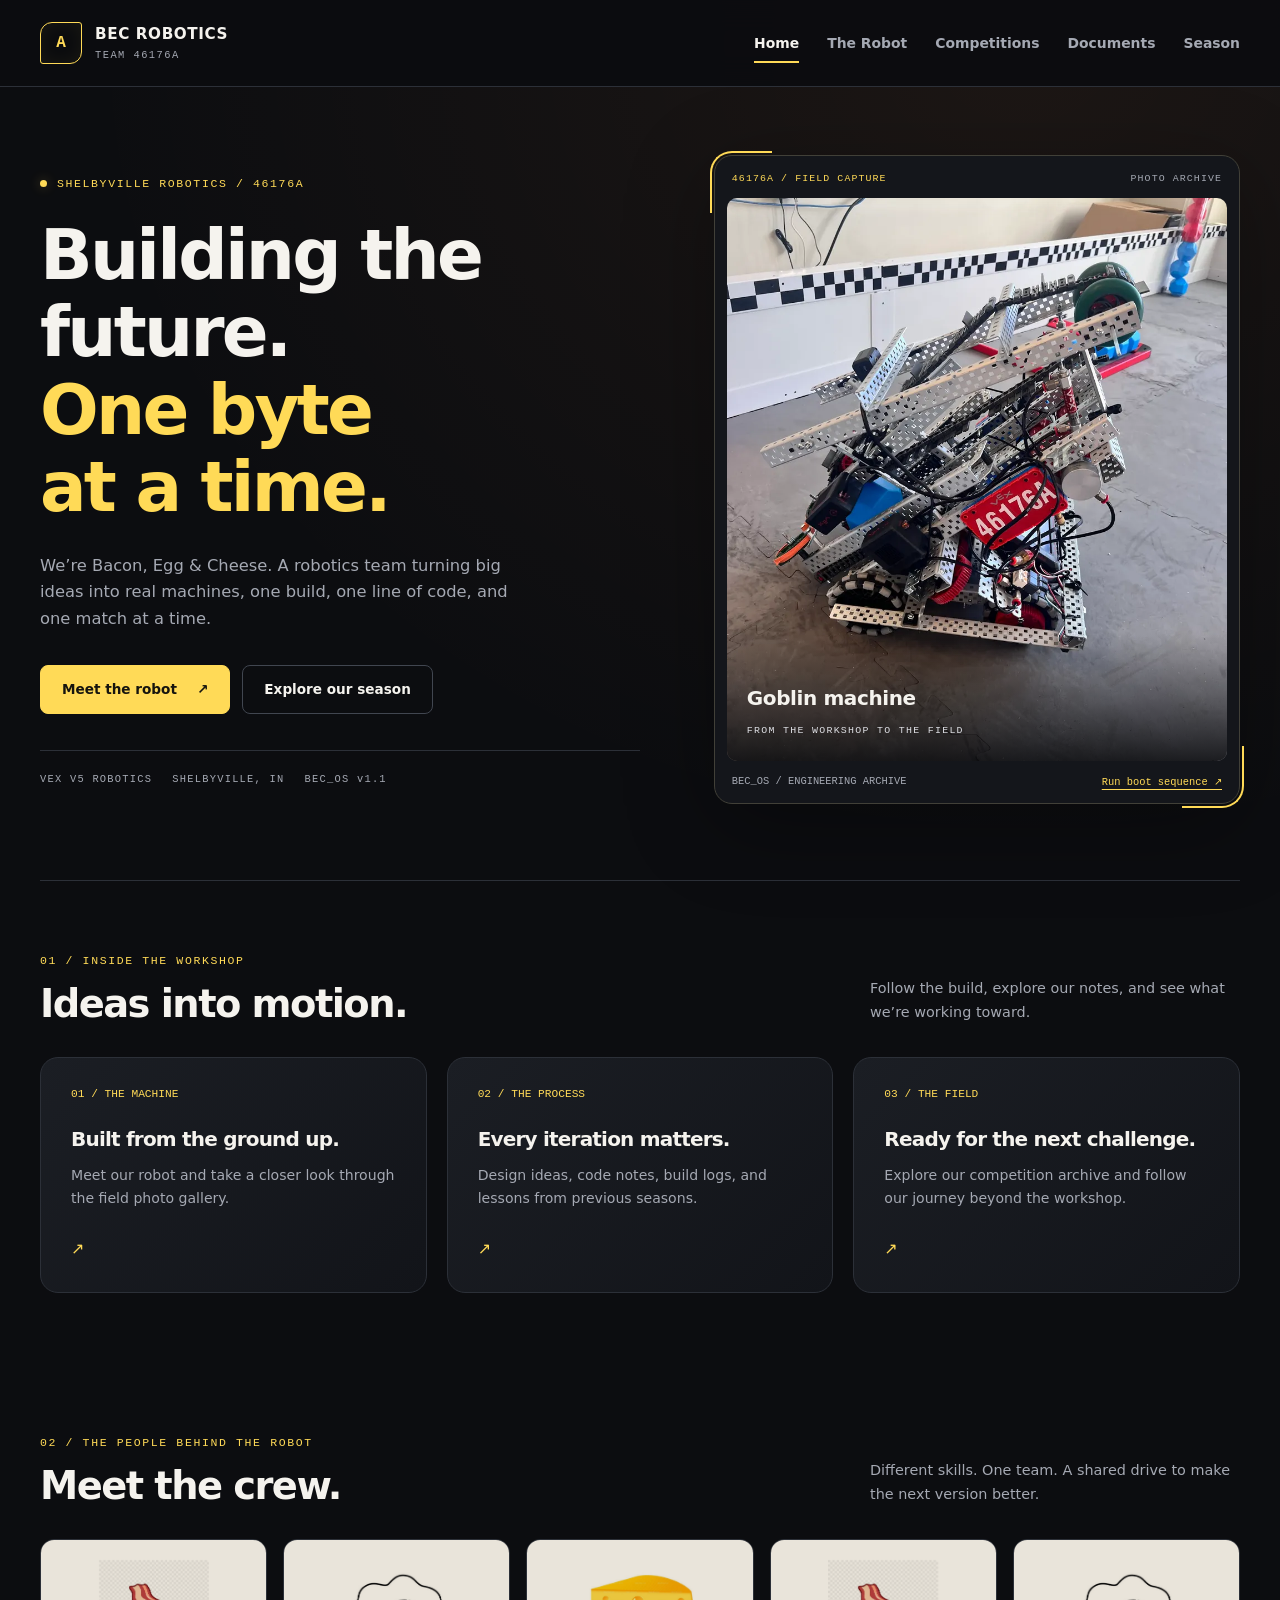
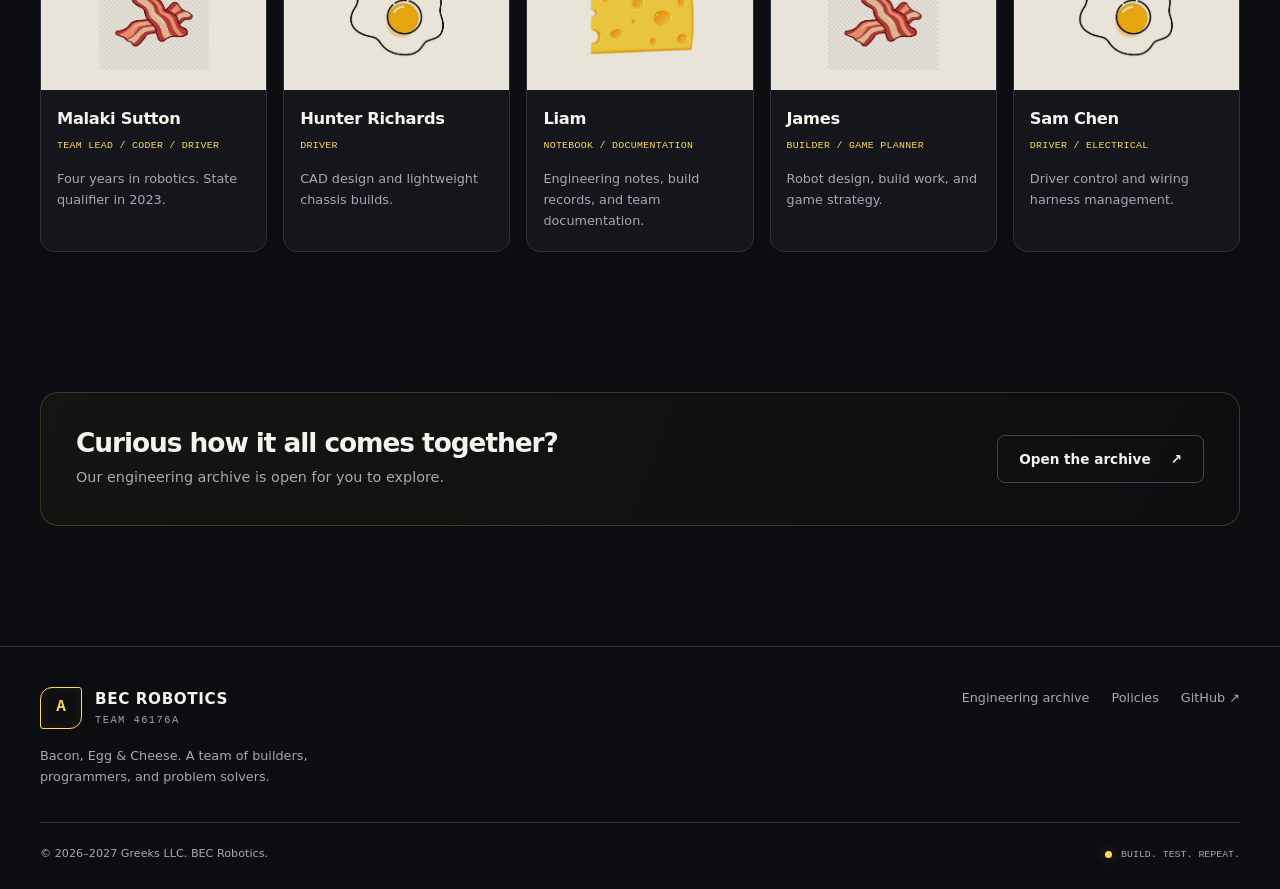
<file: index.html>
<!DOCTYPE html>
<html lang="en">
<head>
    <meta charset="UTF-8">
    <meta name="viewport" content="width=device-width, initial-scale=1.0">
    <meta name="description" content="Meet BEC Robotics, team 46176A. Explore our robot, engineering archive, competitions, and season plans.">
    <meta name="theme-color" content="#0c0d10">
    <title>Home | BEC Robotics 46176A</title>
    <link rel="icon" href="assets/favicon.svg" type="image/svg+xml">
    <link rel="stylesheet" href="style.css?v=1.1.0">
    <script data-cfasync="false" src="script.js?v=1.1.0" defer></script>
</head>
<body>
    <a href="#content" class="skip-link">Skip to content</a>
    <header class="site-header">
        <nav class="navbar container" aria-label="Main navigation">
            <a class="logo" href="index.html" aria-label="BEC Robotics home"><span class="logo-mark" aria-hidden="true">A</span><span class="logo-text">BEC ROBOTICS<small>TEAM 46176A</small></span></a>
            <button class="menu-toggle" type="button" aria-expanded="false" aria-controls="nav-links"><span class="menu-icon" aria-hidden="true"></span> Menu</button>
            <ul id="nav-links" class="nav-links"><li><a href="index.html" aria-current="page">Home</a></li><li><a href="robot.html">The Robot</a></li><li><a href="comp.html">Competitions</a></li><li><a href="docs.html">Documents</a></li><li><a href="season.html">Season</a></li></ul>
        </nav>
    </header>
    <main id="content" class="container" tabindex="-1">

        <section class="hero page-enter" aria-labelledby="home-title">
            <div class="hero-copy">
                <div class="eyebrow"><span class="status-dot" aria-hidden="true"></span>SHELBYVILLE ROBOTICS / 46176A</div>
                <h1 id="home-title">Building the future.<br><span>One byte<br>at a time.</span></h1>
                <p>We’re Bacon, Egg &amp; Cheese. A robotics team turning big ideas into real machines, one build, one line of code, and one match at a time.</p>
                <div class="hero-actions"><a href="robot.html" class="button">Meet the robot <span aria-hidden="true">↗</span></a><a href="season.html" class="button secondary">Explore our season</a></div>
                <div class="hero-meta"><span>VEX V5 ROBOTICS</span><span>SHELBYVILLE, IN</span><span>BEC_OS v1.1</span></div>
            </div>
            <div class="robot-frame">
        <div class="frame-top"><span>46176A / FIELD CAPTURE</span><span>PHOTO ARCHIVE</span></div>
        <div class="frame-image"><img src="assets/robot-side.webp" alt="Goblin machine robot on the VEX competition field" width="900" height="1200" fetchpriority="high"><div class="scan-line" aria-hidden="true"></div><div class="frame-caption"><strong>Goblin machine</strong><span>FROM THE WORKSHOP TO THE FIELD</span></div></div>
        <div class="frame-bottom"><span>BEC_OS / ENGINEERING ARCHIVE</span><button id="boot-trigger" type="button" hidden>Run boot sequence ↗</button></div>
    </div>
        </section>
        <section class="section divider" aria-labelledby="workshop-title">
            <div class="section-heading" data-reveal><div><div class="eyebrow">01 / INSIDE THE WORKSHOP</div><h2 id="workshop-title">Ideas into motion.</h2></div><p>Follow the build, explore our notes, and see what we’re working toward.</p></div>
            <div class="feature-grid">
                <a href="robot.html" class="feature-card" data-reveal="0"><span class="card-number">01 / THE MACHINE</span><h3>Built from the ground up.</h3><p>Meet our robot and take a closer look through the field photo gallery.</p><span class="card-arrow" aria-hidden="true">↗</span></a>
                <a href="docs.html" class="feature-card" data-reveal="70"><span class="card-number">02 / THE PROCESS</span><h3>Every iteration matters.</h3><p>Design ideas, code notes, build logs, and lessons from previous seasons.</p><span class="card-arrow" aria-hidden="true">↗</span></a>
                <a href="comp.html" class="feature-card" data-reveal="140"><span class="card-number">03 / THE FIELD</span><h3>Ready for the next challenge.</h3><p>Explore our competition archive and follow our journey beyond the workshop.</p><span class="card-arrow" aria-hidden="true">↗</span></a>
            </div>
        </section>
        <section id="team" class="section" aria-labelledby="team-title">
            <div class="section-heading" data-reveal><div><div class="eyebrow">02 / THE PEOPLE BEHIND THE ROBOT</div><h2 id="team-title">Meet the crew.</h2></div><p>Different skills. One team. A shared drive to make the next version better.</p></div>
            <div class="team-grid"><article class="member-card" data-reveal="0"><div class="member-image"><img src="docs/photos/IMG_0018.jpeg" alt="Bacon illustration" width="110" height="110" loading="lazy"></div><div class="member-info"><h3>Malaki Sutton</h3><p class="role">Team lead / Coder / Driver</p><p class="bio">Four years in robotics. State qualifier in 2023.</p></div></article>
<article class="member-card" data-reveal="50"><div class="member-image"><img src="docs/photos/IMG_0019.jpeg" alt="Egg illustration" width="110" height="110" loading="lazy"></div><div class="member-info"><h3>Hunter Richards</h3><p class="role">Driver</p><p class="bio">CAD design and lightweight chassis builds.</p></div></article>
<article class="member-card" data-reveal="100"><div class="member-image"><img src="docs/photos/IMG_0020.jpeg" alt="Cheese illustration" width="110" height="110" loading="lazy"></div><div class="member-info"><h3>Liam</h3><p class="role">Notebook / Documentation</p><p class="bio">Engineering notes, build records, and team documentation.</p></div></article>
<article class="member-card" data-reveal="150"><div class="member-image"><img src="docs/photos/IMG_0018.jpeg" alt="Bacon illustration" width="110" height="110" loading="lazy"></div><div class="member-info"><h3>James</h3><p class="role">Builder / Game planner</p><p class="bio">Robot design, build work, and game strategy.</p></div></article>
<article class="member-card" data-reveal="200"><div class="member-image"><img src="docs/photos/IMG_0019.jpeg" alt="Egg illustration" width="110" height="110" loading="lazy"></div><div class="member-info"><h3>Sam Chen</h3><p class="role">Driver / Electrical</p><p class="bio">Driver control and wiring harness management.</p></div></article></div>
        </section>
        <section class="section"><div class="workshop-banner" data-reveal><div><h2>Curious how it all comes together?</h2><p>Our engineering archive is open for you to explore.</p></div><a class="button secondary" href="docs.html">Open the archive <span aria-hidden="true">↗</span></a></div></section>

    </main>

    <dialog id="boot-dialog" class="boot-dialog" aria-labelledby="boot-title">
        <div class="modal-top"><h2 id="boot-title">BEC_OS / Order up.</h2><button class="icon-button" data-close type="button" aria-label="Close boot sequence">×</button></div>
        <div class="boot-body"><div class="terminal-lines"><p class="boot-line"><b>&gt;</b> Initializing team 46176A…</p><p class="boot-line" style="--delay: 300ms"><b>&gt;</b> Loading engineering archive…</p><p class="boot-line" style="--delay: 600ms"><b>&gt;</b> Bacon. Egg. Cheese. Ready.</p><p class="boot-line" style="--delay: 900ms"><b>&gt; All systems go. Let’s build.</b></p></div><button class="button" data-close type="button">Back to the workshop <span aria-hidden="true">↗</span></button></div>
    </dialog>
    <footer class="site-footer">
        <div class="container">
            <div class="footer-top">
                <div><a class="logo" href="index.html" aria-label="BEC Robotics home"><span class="logo-mark" aria-hidden="true">A</span><span class="logo-text">BEC ROBOTICS<small>TEAM 46176A</small></span></a><p>Bacon, Egg &amp; Cheese. A team of builders, programmers, and problem solvers.</p></div>
                <div class="footer-links"><a href="docs.html">Engineering archive</a><a href="Legal/index.html">Policies</a><a href="https://github.com/Shelbyville-Robotics/46176A" target="_blank" rel="noopener noreferrer">GitHub <span aria-hidden="true">↗</span></a></div>
            </div>
            <div class="footer-bottom"><p>&copy; 2026–2027 Greeks LLC. BEC Robotics.</p><span class="footer-status"><span class="status-dot" aria-hidden="true"></span>BUILD. TEST. REPEAT.</span></div>
        </div>
    </footer>
</body>
</html>
</file>
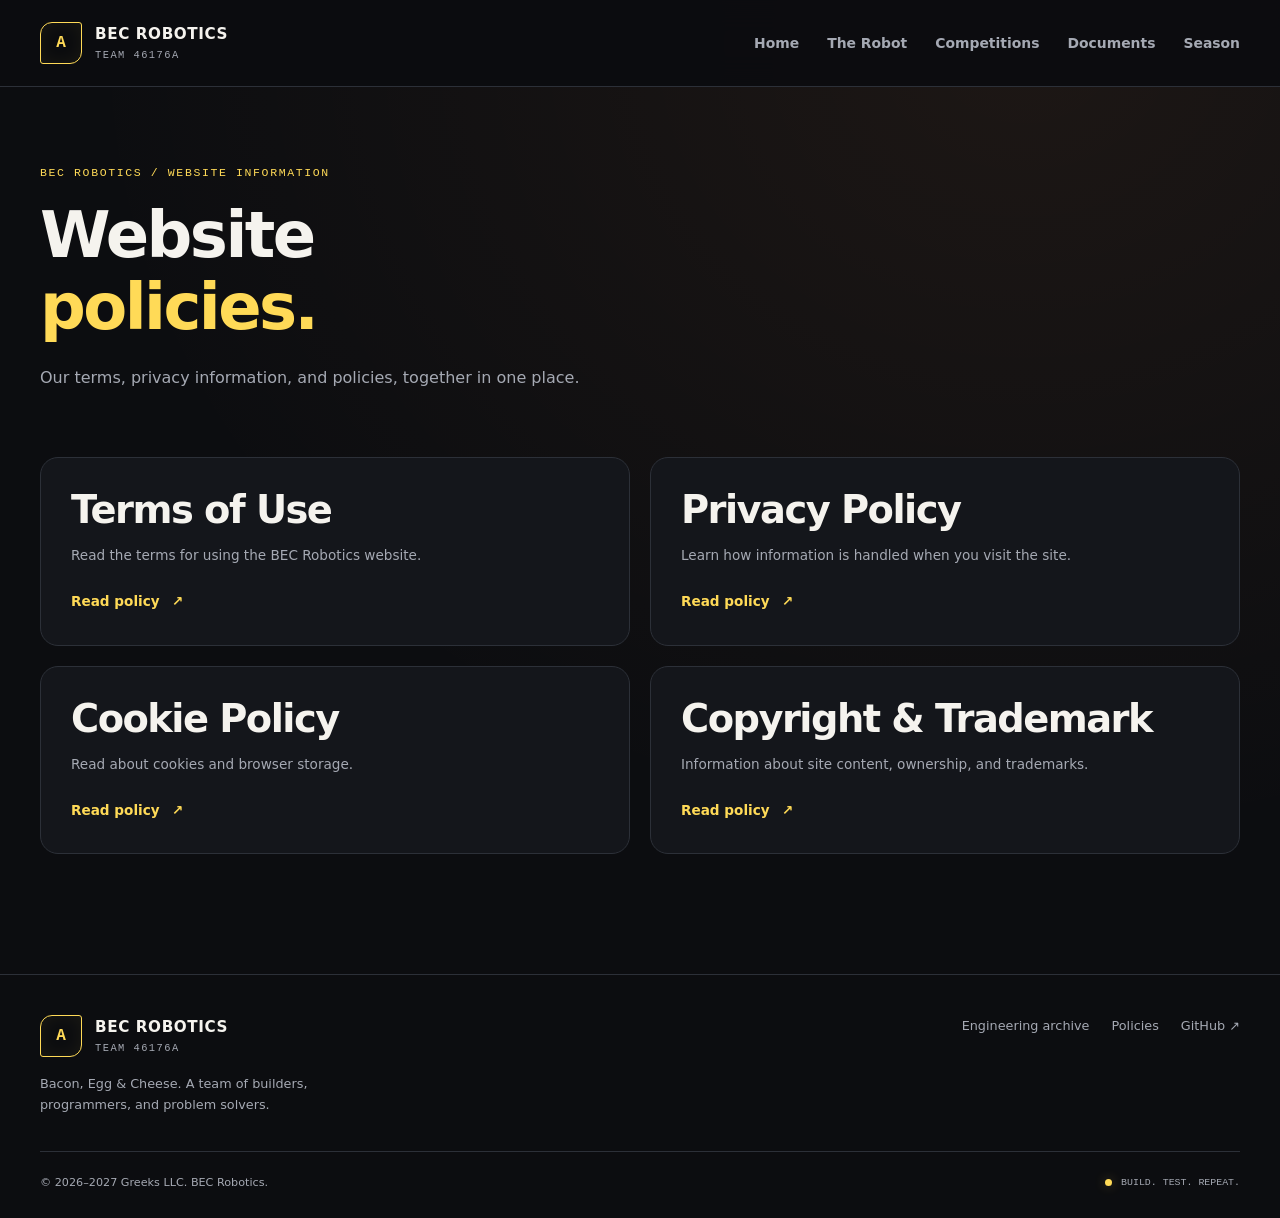
<file: Legal/index.html>
<!DOCTYPE html>
<html lang="en">
<head>
    <meta charset="UTF-8">
    <meta name="viewport" content="width=device-width, initial-scale=1.0">
    <meta name="description" content="Read the BEC Robotics website terms, privacy policy, cookie policy, and copyright information.">
    <meta name="theme-color" content="#0c0d10">
    <title>Website Policies | BEC Robotics 46176A</title>
    <link rel="icon" href="../assets/favicon.svg" type="image/svg+xml">
    <link rel="stylesheet" href="../style.css?v=1.1.0">
    <script data-cfasync="false" src="../script.js?v=1.1.0" defer></script>
</head>
<body>
    <a href="#content" class="skip-link">Skip to content</a>
    <header class="site-header">
        <nav class="navbar container" aria-label="Main navigation">
            <a class="logo" href="../index.html" aria-label="BEC Robotics home"><span class="logo-mark" aria-hidden="true">A</span><span class="logo-text">BEC ROBOTICS<small>TEAM 46176A</small></span></a>
            <button class="menu-toggle" type="button" aria-expanded="false" aria-controls="nav-links"><span class="menu-icon" aria-hidden="true"></span> Menu</button>
            <ul id="nav-links" class="nav-links"><li><a href="../index.html">Home</a></li><li><a href="../robot.html">The Robot</a></li><li><a href="../comp.html">Competitions</a></li><li><a href="../docs.html">Documents</a></li><li><a href="../season.html">Season</a></li></ul>
        </nav>
    </header>
    <main id="content" class="container" tabindex="-1">

        <section class="page-hero page-enter"><div class="eyebrow">BEC ROBOTICS / WEBSITE INFORMATION</div><h1>Website<br><span>policies.</span></h1><p>Our terms, privacy information, and policies, together in one place.</p></section>
        <section class="section policy-grid" style="padding-top: 20px" aria-label="Website policy documents"><a class="policy-card" href="Terms-of-Use.txt" data-reveal><h2>Terms of Use</h2><p>Read the terms for using the BEC Robotics website.</p><span class="text-link">Read policy <span aria-hidden="true">↗</span></span></a>
<a class="policy-card" href="Privacy-Policy.txt" data-reveal><h2>Privacy Policy</h2><p>Learn how information is handled when you visit the site.</p><span class="text-link">Read policy <span aria-hidden="true">↗</span></span></a>
<a class="policy-card" href="Cookie-Policy.txt" data-reveal><h2>Cookie Policy</h2><p>Read about cookies and browser storage.</p><span class="text-link">Read policy <span aria-hidden="true">↗</span></span></a>
<a class="policy-card" href="Copyright-%26-Trademark.txt" data-reveal><h2>Copyright &amp; Trademark</h2><p>Information about site content, ownership, and trademarks.</p><span class="text-link">Read policy <span aria-hidden="true">↗</span></span></a></section>
    </main>

    <footer class="site-footer">
        <div class="container">
            <div class="footer-top">
                <div><a class="logo" href="../index.html" aria-label="BEC Robotics home"><span class="logo-mark" aria-hidden="true">A</span><span class="logo-text">BEC ROBOTICS<small>TEAM 46176A</small></span></a><p>Bacon, Egg &amp; Cheese. A team of builders, programmers, and problem solvers.</p></div>
                <div class="footer-links"><a href="../docs.html">Engineering archive</a><a href="../Legal/index.html">Policies</a><a href="https://github.com/Shelbyville-Robotics/46176A" target="_blank" rel="noopener noreferrer">GitHub <span aria-hidden="true">↗</span></a></div>
            </div>
            <div class="footer-bottom"><p>&copy; 2026–2027 Greeks LLC. BEC Robotics.</p><span class="footer-status"><span class="status-dot" aria-hidden="true"></span>BUILD. TEST. REPEAT.</span></div>
        </div>
    </footer>
</body>
</html>
</file>
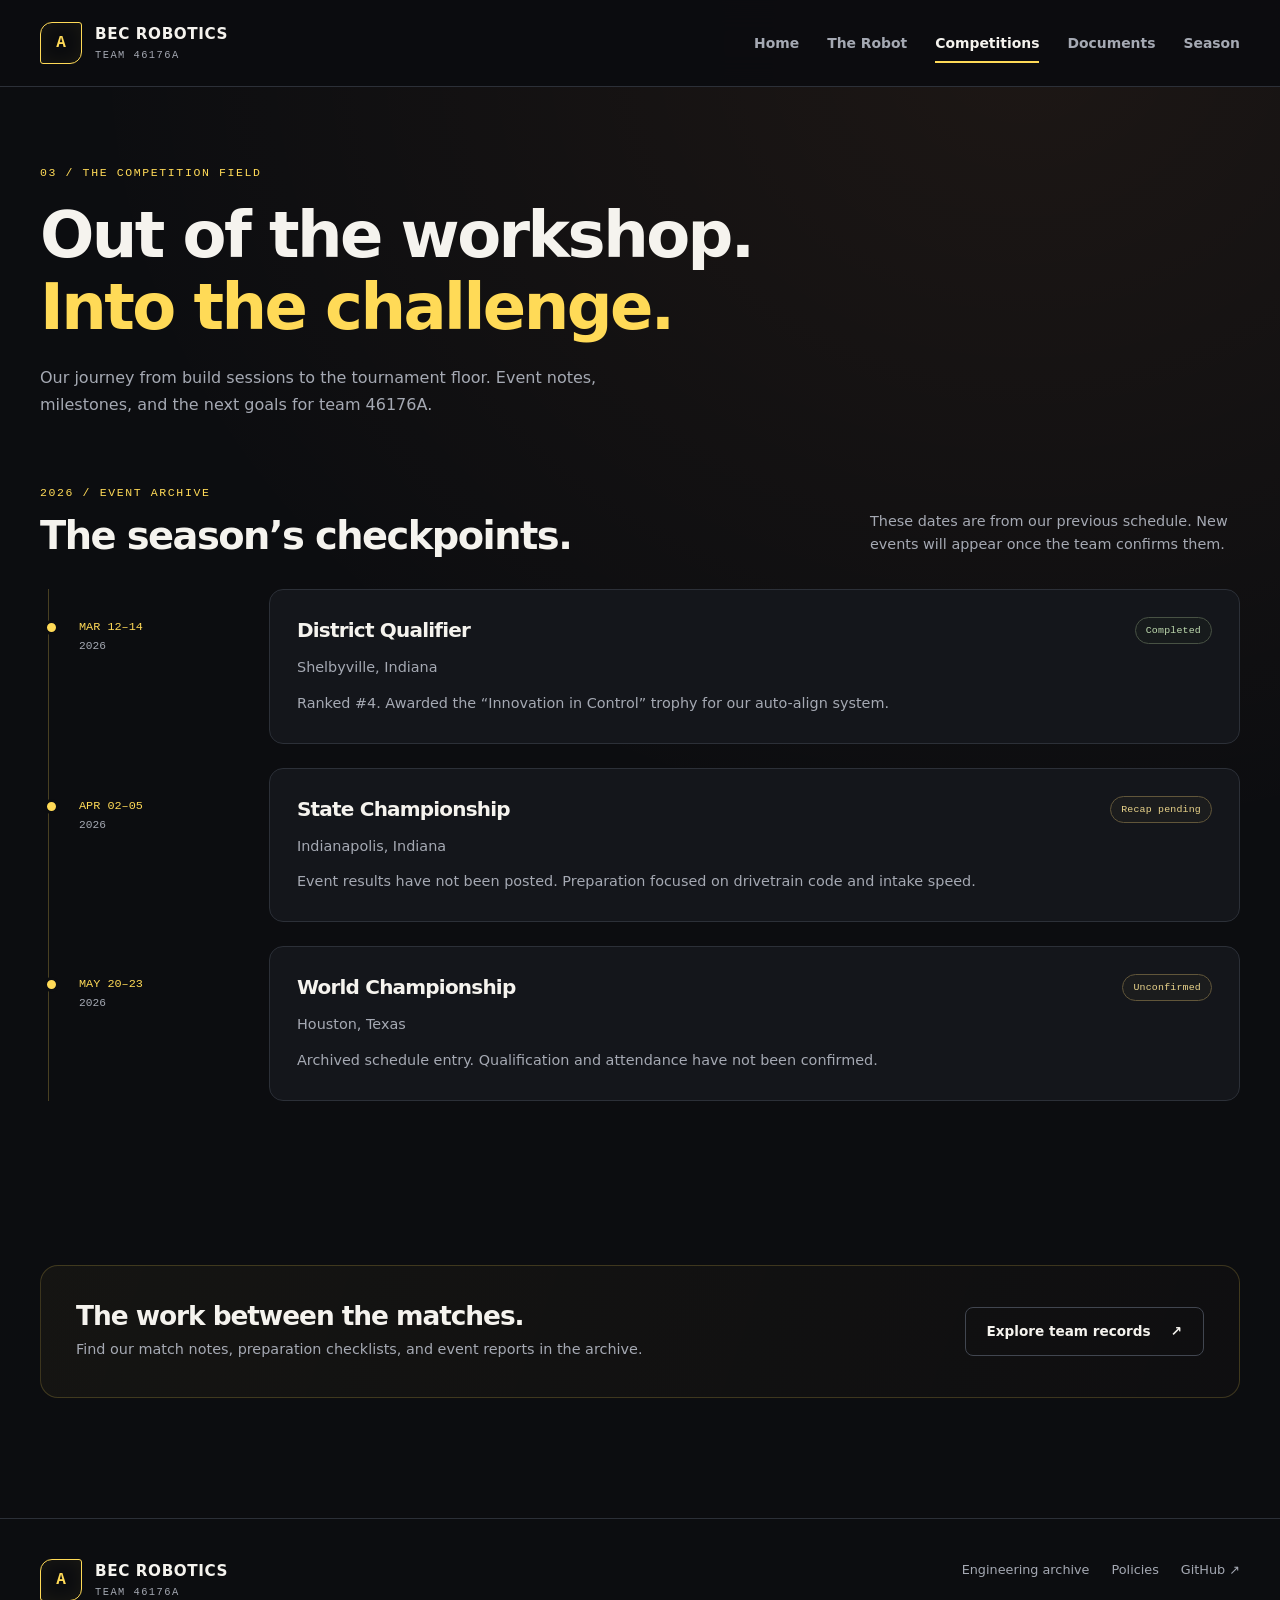
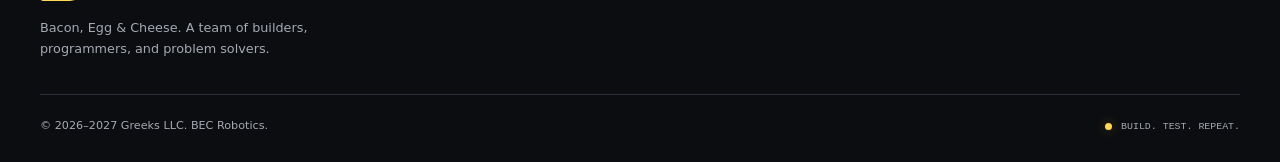
<file: comp.html>
<!DOCTYPE html>
<html lang="en">
<head>
    <meta charset="UTF-8">
    <meta name="viewport" content="width=device-width, initial-scale=1.0">
    <meta name="description" content="Browse the BEC Robotics 2026 competition archive and team event notes.">
    <meta name="theme-color" content="#0c0d10">
    <title>Competitions | BEC Robotics 46176A</title>
    <link rel="icon" href="assets/favicon.svg" type="image/svg+xml">
    <link rel="stylesheet" href="style.css?v=1.1.0">
    <script data-cfasync="false" src="script.js?v=1.1.0" defer></script>
</head>
<body>
    <a href="#content" class="skip-link">Skip to content</a>
    <header class="site-header">
        <nav class="navbar container" aria-label="Main navigation">
            <a class="logo" href="index.html" aria-label="BEC Robotics home"><span class="logo-mark" aria-hidden="true">A</span><span class="logo-text">BEC ROBOTICS<small>TEAM 46176A</small></span></a>
            <button class="menu-toggle" type="button" aria-expanded="false" aria-controls="nav-links"><span class="menu-icon" aria-hidden="true"></span> Menu</button>
            <ul id="nav-links" class="nav-links"><li><a href="index.html">Home</a></li><li><a href="robot.html">The Robot</a></li><li><a href="comp.html" aria-current="page">Competitions</a></li><li><a href="docs.html">Documents</a></li><li><a href="season.html">Season</a></li></ul>
        </nav>
    </header>
    <main id="content" class="container" tabindex="-1">

        <section class="page-hero page-enter"><div class="eyebrow">03 / THE COMPETITION FIELD</div><h1>Out of the workshop.<br><span>Into the challenge.</span></h1><p>Our journey from build sessions to the tournament floor. Event notes, milestones, and the next goals for team 46176A.</p></section>
        <section class="section" style="padding-top: 20px" aria-labelledby="events-title">
            <div class="section-heading" data-reveal><div><div class="eyebrow">2026 / EVENT ARCHIVE</div><h2 id="events-title">The season’s checkpoints.</h2></div><p>These dates are from our previous schedule. New events will appear once the team confirms them.</p></div>
            <div class="timeline">
                <article class="timeline-item" data-reveal><div class="timeline-date">MAR 12–14<small>2026</small></div><div class="timeline-content"><div class="event-head"><h3>District Qualifier</h3><span class="status-tag">Completed</span></div><p>Shelbyville, Indiana</p><p>Ranked #4. Awarded the “Innovation in Control” trophy for our auto-align system.</p></div></article>
                <article class="timeline-item" data-reveal="60"><div class="timeline-date">APR 02–05<small>2026</small></div><div class="timeline-content"><div class="event-head"><h3>State Championship</h3><span class="status-tag pending">Recap pending</span></div><p>Indianapolis, Indiana</p><p>Event results have not been posted. Preparation focused on drivetrain code and intake speed.</p></div></article>
                <article class="timeline-item" data-reveal="120"><div class="timeline-date">MAY 20–23<small>2026</small></div><div class="timeline-content"><div class="event-head"><h3>World Championship</h3><span class="status-tag pending">Unconfirmed</span></div><p>Houston, Texas</p><p>Archived schedule entry. Qualification and attendance have not been confirmed.</p></div></article>
            </div>
        </section>
        <section class="section"><div class="workshop-banner" data-reveal><div><h2>The work between the matches.</h2><p>Find our match notes, preparation checklists, and event reports in the archive.</p></div><a class="button secondary" href="docs.html">Explore team records <span aria-hidden="true">↗</span></a></div></section>
    </main>

    <footer class="site-footer">
        <div class="container">
            <div class="footer-top">
                <div><a class="logo" href="index.html" aria-label="BEC Robotics home"><span class="logo-mark" aria-hidden="true">A</span><span class="logo-text">BEC ROBOTICS<small>TEAM 46176A</small></span></a><p>Bacon, Egg &amp; Cheese. A team of builders, programmers, and problem solvers.</p></div>
                <div class="footer-links"><a href="docs.html">Engineering archive</a><a href="Legal/index.html">Policies</a><a href="https://github.com/Shelbyville-Robotics/46176A" target="_blank" rel="noopener noreferrer">GitHub <span aria-hidden="true">↗</span></a></div>
            </div>
            <div class="footer-bottom"><p>&copy; 2026–2027 Greeks LLC. BEC Robotics.</p><span class="footer-status"><span class="status-dot" aria-hidden="true"></span>BUILD. TEST. REPEAT.</span></div>
        </div>
    </footer>
</body>
</html>
</file>
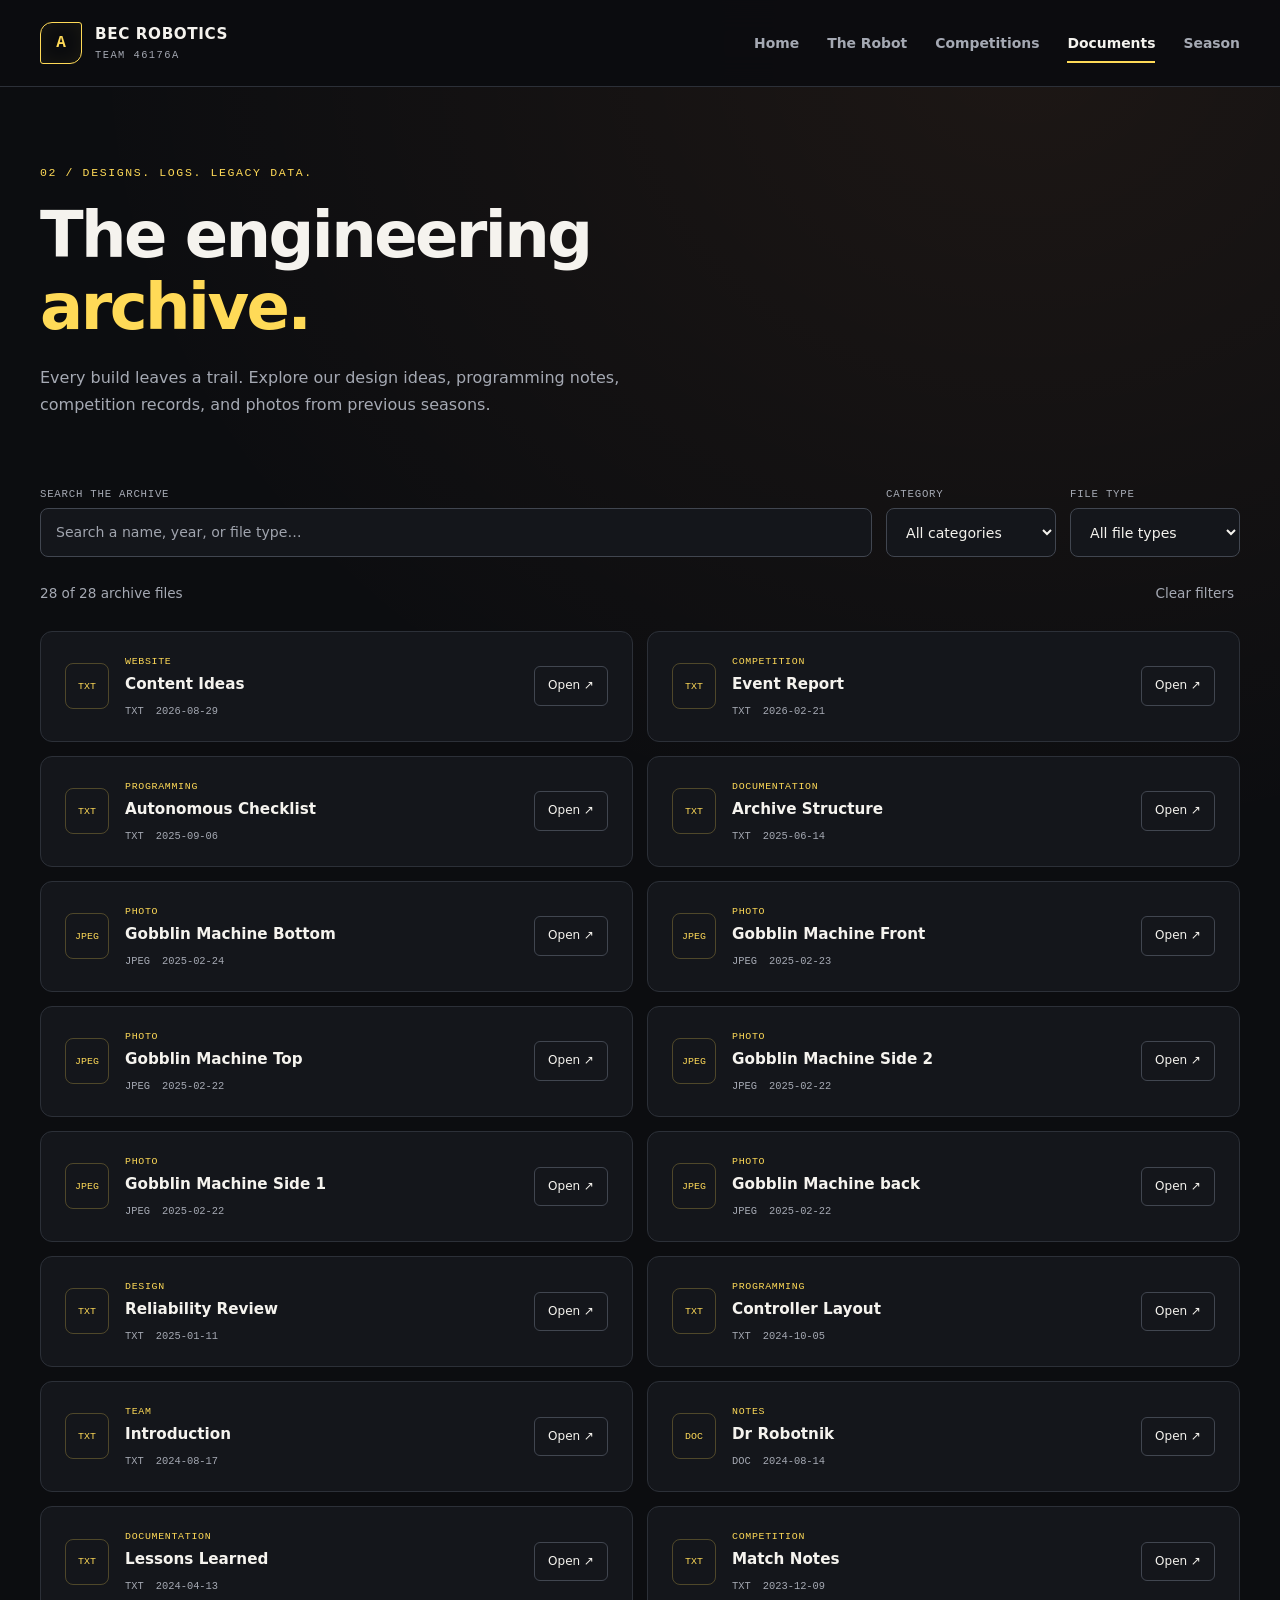
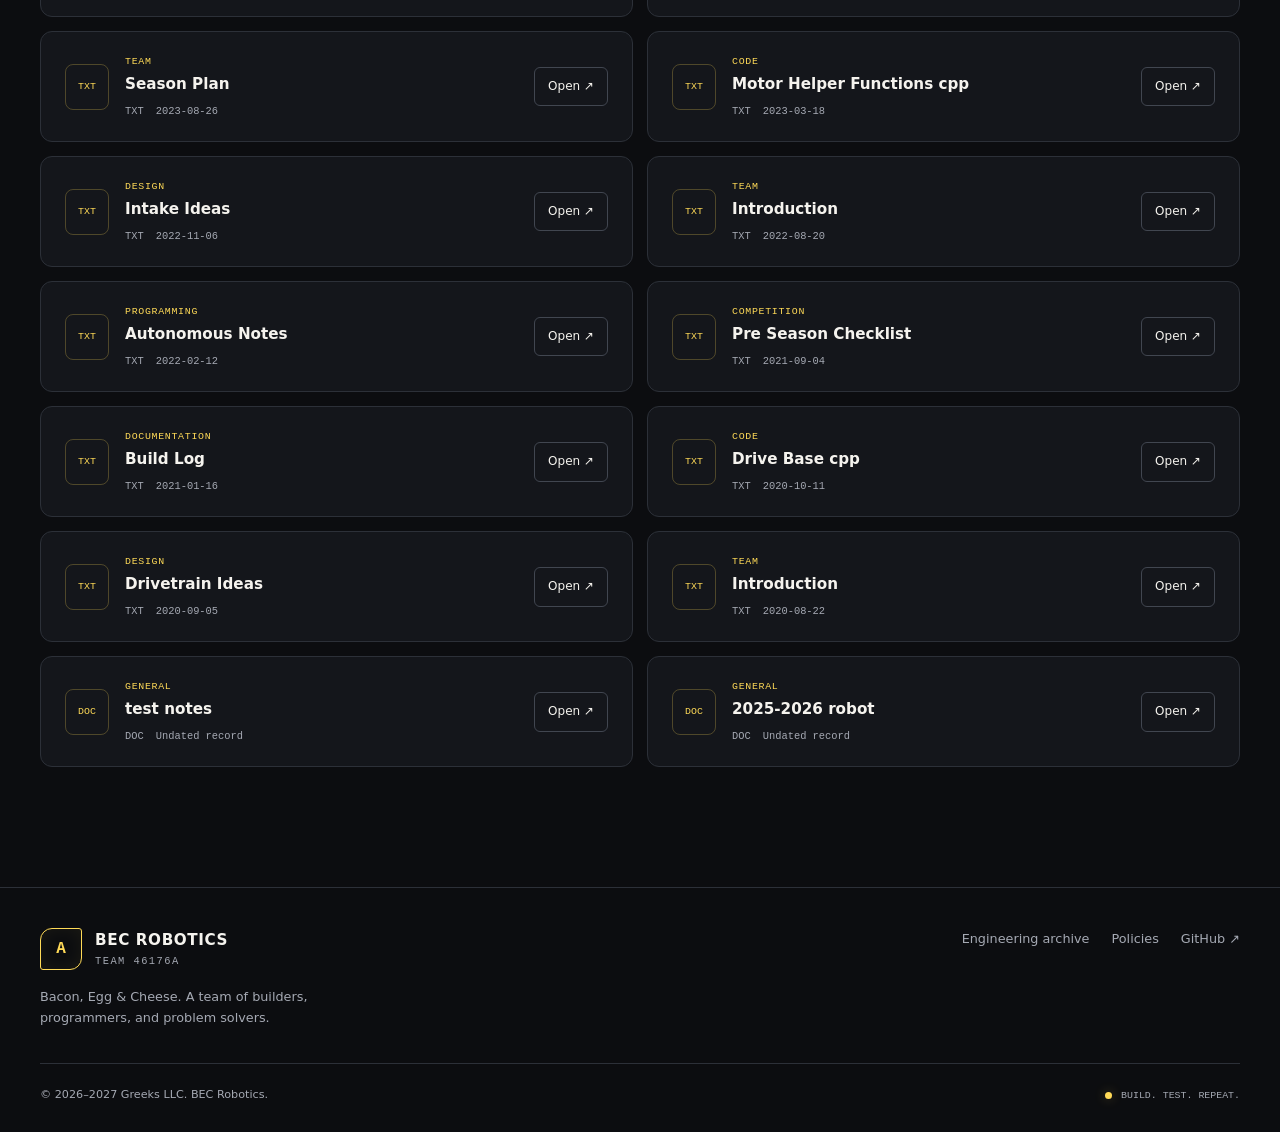
<file: docs.html>
<!DOCTYPE html>
<html lang="en">
<head>
    <meta charset="UTF-8">
    <meta name="viewport" content="width=device-width, initial-scale=1.0">
    <meta name="description" content="Search the BEC Robotics engineering archive: robot photos, build logs, design notes, programming resources, and competition records.">
    <meta name="theme-color" content="#0c0d10">
    <title>Engineering Archive | BEC Robotics 46176A</title>
    <link rel="icon" href="assets/favicon.svg" type="image/svg+xml">
    <link rel="stylesheet" href="style.css?v=1.1.0">
    <script data-cfasync="false" src="script.js?v=1.1.0" defer></script>
</head>
<body>
    <a href="#content" class="skip-link">Skip to content</a>
    <header class="site-header">
        <nav class="navbar container" aria-label="Main navigation">
            <a class="logo" href="index.html" aria-label="BEC Robotics home"><span class="logo-mark" aria-hidden="true">A</span><span class="logo-text">BEC ROBOTICS<small>TEAM 46176A</small></span></a>
            <button class="menu-toggle" type="button" aria-expanded="false" aria-controls="nav-links"><span class="menu-icon" aria-hidden="true"></span> Menu</button>
            <ul id="nav-links" class="nav-links"><li><a href="index.html">Home</a></li><li><a href="robot.html">The Robot</a></li><li><a href="comp.html">Competitions</a></li><li><a href="docs.html" aria-current="page">Documents</a></li><li><a href="season.html">Season</a></li></ul>
        </nav>
    </header>
    <main id="content" class="container" tabindex="-1">

        <section class="page-hero page-enter"><div class="eyebrow">02 / DESIGNS. LOGS. LEGACY DATA.</div><h1>The engineering<br><span>archive.</span></h1><p>Every build leaves a trail. Explore our design ideas, programming notes, competition records, and photos from previous seasons.</p></section>
        <section class="section" style="padding-top: 15px" aria-label="Archive files">
            <div class="archive-toolbar" hidden>
                <label><span class="field-label">SEARCH THE ARCHIVE</span><input type="search" id="doc-search" placeholder="Search a name, year, or file type…" autocomplete="off"></label>
                <label class="filter-control"><span class="field-label">CATEGORY</span><select id="doc-category"><option value="">All categories</option><option value="Code">Code</option><option value="Competition">Competition</option><option value="Design">Design</option><option value="Documentation">Documentation</option><option value="General">General</option><option value="Notes">Notes</option><option value="Photo">Photo</option><option value="Programming">Programming</option><option value="Team">Team</option><option value="Website">Website</option></select></label>
                <label class="filter-control"><span class="field-label">FILE TYPE</span><select id="doc-type"><option value="">All file types</option><option value="DOC">DOC</option><option value="JPEG">JPEG</option><option value="TXT">TXT</option></select></label>
            </div>
            <div class="archive-summary"><p id="doc-count" role="status" aria-live="polite">28 archive files</p><button id="doc-reset" type="button" hidden disabled>Clear filters</button></div>
            <noscript><p class="note" style="margin-bottom: 20px">All archive files are listed below. Enable JavaScript to use search and filters.</p></noscript>
            <div id="file-list" class="docs-grid">
                <!-- ARCHIVE_START -->
                <article class="doc-card" data-search="2026 08 29 website contentideas txt website content ideas txt docs 2026 08 29 website contentideas txt" data-category="Website" data-type="TXT">
                    <span class="doc-icon" aria-hidden="true">TXT</span>
                    <div class="doc-info"><span class="doc-category">Website</span><h3>Content Ideas</h3><div class="doc-meta"><span>TXT</span><time datetime="2026-08-29">2026-08-29</time></div></div>
                    <a class="download-link" href="docs/2026-08-29_Website_ContentIdeas.txt" target="_blank" rel="noopener noreferrer" aria-label="Open Content Ideas (TXT)">Open <span aria-hidden="true">↗</span></a>
                </article>
                <article class="doc-card" data-search="2026 02 21 competition eventreport txt competition event report txt docs 2026 02 21 competition eventreport txt" data-category="Competition" data-type="TXT">
                    <span class="doc-icon" aria-hidden="true">TXT</span>
                    <div class="doc-info"><span class="doc-category">Competition</span><h3>Event Report</h3><div class="doc-meta"><span>TXT</span><time datetime="2026-02-21">2026-02-21</time></div></div>
                    <a class="download-link" href="docs/2026-02-21_Competition_EventReport.txt" target="_blank" rel="noopener noreferrer" aria-label="Open Event Report (TXT)">Open <span aria-hidden="true">↗</span></a>
                </article>
                <article class="doc-card" data-search="2025 09 06 programming autonomouschecklist txt programming autonomous checklist txt docs 2025 09 06 programming autonomouschecklist txt" data-category="Programming" data-type="TXT">
                    <span class="doc-icon" aria-hidden="true">TXT</span>
                    <div class="doc-info"><span class="doc-category">Programming</span><h3>Autonomous Checklist</h3><div class="doc-meta"><span>TXT</span><time datetime="2025-09-06">2025-09-06</time></div></div>
                    <a class="download-link" href="docs/2025-09-06_Programming_AutonomousChecklist.txt" target="_blank" rel="noopener noreferrer" aria-label="Open Autonomous Checklist (TXT)">Open <span aria-hidden="true">↗</span></a>
                </article>
                <article class="doc-card" data-search="2025 06 14 documentation archivestructure txt documentation archive structure txt docs 2025 06 14 documentation archivestructure txt" data-category="Documentation" data-type="TXT">
                    <span class="doc-icon" aria-hidden="true">TXT</span>
                    <div class="doc-info"><span class="doc-category">Documentation</span><h3>Archive Structure</h3><div class="doc-meta"><span>TXT</span><time datetime="2025-06-14">2025-06-14</time></div></div>
                    <a class="download-link" href="docs/2025-06-14_Documentation_ArchiveStructure.txt" target="_blank" rel="noopener noreferrer" aria-label="Open Archive Structure (TXT)">Open <span aria-hidden="true">↗</span></a>
                </article>
                <article class="doc-card" data-search="2025 02 24 photo gobblin machine bottom jpeg photo gobblin machine bottom jpeg docs 2025 02 24 photo gobblin machine bottom jpeg" data-category="Photo" data-type="JPEG">
                    <span class="doc-icon" aria-hidden="true">JPEG</span>
                    <div class="doc-info"><span class="doc-category">Photo</span><h3>Gobblin Machine Bottom</h3><div class="doc-meta"><span>JPEG</span><time datetime="2025-02-24">2025-02-24</time></div></div>
                    <a class="download-link" href="docs/2025-02-24_Photo_Gobblin.Machine.Bottom.jpeg" target="_blank" rel="noopener noreferrer" aria-label="Open Gobblin Machine Bottom (JPEG)">Open <span aria-hidden="true">↗</span></a>
                </article>
                <article class="doc-card" data-search="2025 02 23 photo gobblin machine front jpeg photo gobblin machine front jpeg docs 2025 02 23 photo gobblin machine front jpeg" data-category="Photo" data-type="JPEG">
                    <span class="doc-icon" aria-hidden="true">JPEG</span>
                    <div class="doc-info"><span class="doc-category">Photo</span><h3>Gobblin Machine Front</h3><div class="doc-meta"><span>JPEG</span><time datetime="2025-02-23">2025-02-23</time></div></div>
                    <a class="download-link" href="docs/2025-02-23_Photo_Gobblin.Machine.Front.jpeg" target="_blank" rel="noopener noreferrer" aria-label="Open Gobblin Machine Front (JPEG)">Open <span aria-hidden="true">↗</span></a>
                </article>
                <article class="doc-card" data-search="2025 02 22 photo gobblin machine top jpeg photo gobblin machine top jpeg docs 2025 02 22 photo gobblin machine top jpeg" data-category="Photo" data-type="JPEG">
                    <span class="doc-icon" aria-hidden="true">JPEG</span>
                    <div class="doc-info"><span class="doc-category">Photo</span><h3>Gobblin Machine Top</h3><div class="doc-meta"><span>JPEG</span><time datetime="2025-02-22">2025-02-22</time></div></div>
                    <a class="download-link" href="docs/2025-02-22_Photo_Gobblin.Machine.Top.jpeg" target="_blank" rel="noopener noreferrer" aria-label="Open Gobblin Machine Top (JPEG)">Open <span aria-hidden="true">↗</span></a>
                </article>
                <article class="doc-card" data-search="2025 02 22 photo gobblin machine side 2 jpeg photo gobblin machine side 2 jpeg docs 2025 02 22 photo gobblin machine side 2 jpeg" data-category="Photo" data-type="JPEG">
                    <span class="doc-icon" aria-hidden="true">JPEG</span>
                    <div class="doc-info"><span class="doc-category">Photo</span><h3>Gobblin Machine Side 2</h3><div class="doc-meta"><span>JPEG</span><time datetime="2025-02-22">2025-02-22</time></div></div>
                    <a class="download-link" href="docs/2025-02-22_Photo_Gobblin.Machine.Side.2.jpeg" target="_blank" rel="noopener noreferrer" aria-label="Open Gobblin Machine Side 2 (JPEG)">Open <span aria-hidden="true">↗</span></a>
                </article>
                <article class="doc-card" data-search="2025 02 22 photo gobblin machine side 1 jpeg photo gobblin machine side 1 jpeg docs 2025 02 22 photo gobblin machine side 1 jpeg" data-category="Photo" data-type="JPEG">
                    <span class="doc-icon" aria-hidden="true">JPEG</span>
                    <div class="doc-info"><span class="doc-category">Photo</span><h3>Gobblin Machine Side 1</h3><div class="doc-meta"><span>JPEG</span><time datetime="2025-02-22">2025-02-22</time></div></div>
                    <a class="download-link" href="docs/2025-02-22_Photo_Gobblin.Machine.Side.1.jpeg" target="_blank" rel="noopener noreferrer" aria-label="Open Gobblin Machine Side 1 (JPEG)">Open <span aria-hidden="true">↗</span></a>
                </article>
                <article class="doc-card" data-search="2025 02 22 photo gobblin machine back jpeg photo gobblin machine back jpeg docs 2025 02 22 photo gobblin machine back jpeg" data-category="Photo" data-type="JPEG">
                    <span class="doc-icon" aria-hidden="true">JPEG</span>
                    <div class="doc-info"><span class="doc-category">Photo</span><h3>Gobblin Machine back</h3><div class="doc-meta"><span>JPEG</span><time datetime="2025-02-22">2025-02-22</time></div></div>
                    <a class="download-link" href="docs/2025-02-22_Photo_Gobblin.Machine.back.jpeg" target="_blank" rel="noopener noreferrer" aria-label="Open Gobblin Machine back (JPEG)">Open <span aria-hidden="true">↗</span></a>
                </article>
                <article class="doc-card" data-search="2025 01 11 design reliabilityreview txt design reliability review txt docs 2025 01 11 design reliabilityreview txt" data-category="Design" data-type="TXT">
                    <span class="doc-icon" aria-hidden="true">TXT</span>
                    <div class="doc-info"><span class="doc-category">Design</span><h3>Reliability Review</h3><div class="doc-meta"><span>TXT</span><time datetime="2025-01-11">2025-01-11</time></div></div>
                    <a class="download-link" href="docs/2025-01-11_Design_ReliabilityReview.txt" target="_blank" rel="noopener noreferrer" aria-label="Open Reliability Review (TXT)">Open <span aria-hidden="true">↗</span></a>
                </article>
                <article class="doc-card" data-search="2024 10 05 programming controllerlayout txt programming controller layout txt docs 2024 10 05 programming controllerlayout txt" data-category="Programming" data-type="TXT">
                    <span class="doc-icon" aria-hidden="true">TXT</span>
                    <div class="doc-info"><span class="doc-category">Programming</span><h3>Controller Layout</h3><div class="doc-meta"><span>TXT</span><time datetime="2024-10-05">2024-10-05</time></div></div>
                    <a class="download-link" href="docs/2024-10-05_Programming_ControllerLayout.txt" target="_blank" rel="noopener noreferrer" aria-label="Open Controller Layout (TXT)">Open <span aria-hidden="true">↗</span></a>
                </article>
                <article class="doc-card" data-search="2024 08 17 team introduction txt team introduction txt docs 2024 08 17 team introduction txt" data-category="Team" data-type="TXT">
                    <span class="doc-icon" aria-hidden="true">TXT</span>
                    <div class="doc-info"><span class="doc-category">Team</span><h3>Introduction</h3><div class="doc-meta"><span>TXT</span><time datetime="2024-08-17">2024-08-17</time></div></div>
                    <a class="download-link" href="docs/2024-08-17_Team_Introduction.txt" target="_blank" rel="noopener noreferrer" aria-label="Open Introduction (TXT)">Open <span aria-hidden="true">↗</span></a>
                </article>
                <article class="doc-card" data-search="2024 08 14 notes dr robotnik doc notes dr robotnik doc docs 2024 08 14 notes dr robotnik doc" data-category="Notes" data-type="DOC">
                    <span class="doc-icon" aria-hidden="true">DOC</span>
                    <div class="doc-info"><span class="doc-category">Notes</span><h3>Dr Robotnik</h3><div class="doc-meta"><span>DOC</span><time datetime="2024-08-14">2024-08-14</time></div></div>
                    <a class="download-link" href="docs/2024-08-14_Notes_Dr.Robotnik.doc" target="_blank" rel="noopener noreferrer" aria-label="Open Dr Robotnik (DOC)">Open <span aria-hidden="true">↗</span></a>
                </article>
                <article class="doc-card" data-search="2024 04 13 documentation lessonslearned txt documentation lessons learned txt docs 2024 04 13 documentation lessonslearned txt" data-category="Documentation" data-type="TXT">
                    <span class="doc-icon" aria-hidden="true">TXT</span>
                    <div class="doc-info"><span class="doc-category">Documentation</span><h3>Lessons Learned</h3><div class="doc-meta"><span>TXT</span><time datetime="2024-04-13">2024-04-13</time></div></div>
                    <a class="download-link" href="docs/2024-04-13_Documentation_LessonsLearned.txt" target="_blank" rel="noopener noreferrer" aria-label="Open Lessons Learned (TXT)">Open <span aria-hidden="true">↗</span></a>
                </article>
                <article class="doc-card" data-search="2023 12 09 competition matchnotes txt competition match notes txt docs 2023 12 09 competition matchnotes txt" data-category="Competition" data-type="TXT">
                    <span class="doc-icon" aria-hidden="true">TXT</span>
                    <div class="doc-info"><span class="doc-category">Competition</span><h3>Match Notes</h3><div class="doc-meta"><span>TXT</span><time datetime="2023-12-09">2023-12-09</time></div></div>
                    <a class="download-link" href="docs/2023-12-09_Competition_MatchNotes.txt" target="_blank" rel="noopener noreferrer" aria-label="Open Match Notes (TXT)">Open <span aria-hidden="true">↗</span></a>
                </article>
                <article class="doc-card" data-search="2023 08 26 team seasonplan txt team season plan txt docs 2023 08 26 team seasonplan txt" data-category="Team" data-type="TXT">
                    <span class="doc-icon" aria-hidden="true">TXT</span>
                    <div class="doc-info"><span class="doc-category">Team</span><h3>Season Plan</h3><div class="doc-meta"><span>TXT</span><time datetime="2023-08-26">2023-08-26</time></div></div>
                    <a class="download-link" href="docs/2023-08-26_Team_SeasonPlan.txt" target="_blank" rel="noopener noreferrer" aria-label="Open Season Plan (TXT)">Open <span aria-hidden="true">↗</span></a>
                </article>
                <article class="doc-card" data-search="2023 03 18 code motorhelperfunctions cpp txt code motor helper functions cpp txt docs 2023 03 18 code motorhelperfunctions cpp txt" data-category="Code" data-type="TXT">
                    <span class="doc-icon" aria-hidden="true">TXT</span>
                    <div class="doc-info"><span class="doc-category">Code</span><h3>Motor Helper Functions cpp</h3><div class="doc-meta"><span>TXT</span><time datetime="2023-03-18">2023-03-18</time></div></div>
                    <a class="download-link" href="docs/2023-03-18_Code_MotorHelperFunctions.cpp.txt" target="_blank" rel="noopener noreferrer" aria-label="Open Motor Helper Functions cpp (TXT)">Open <span aria-hidden="true">↗</span></a>
                </article>
                <article class="doc-card" data-search="2022 11 06 design intakeideas txt design intake ideas txt docs 2022 11 06 design intakeideas txt" data-category="Design" data-type="TXT">
                    <span class="doc-icon" aria-hidden="true">TXT</span>
                    <div class="doc-info"><span class="doc-category">Design</span><h3>Intake Ideas</h3><div class="doc-meta"><span>TXT</span><time datetime="2022-11-06">2022-11-06</time></div></div>
                    <a class="download-link" href="docs/2022-11-06_Design_IntakeIdeas.txt" target="_blank" rel="noopener noreferrer" aria-label="Open Intake Ideas (TXT)">Open <span aria-hidden="true">↗</span></a>
                </article>
                <article class="doc-card" data-search="2022 08 20 team introduction txt team introduction txt docs 2022 08 20 team introduction txt" data-category="Team" data-type="TXT">
                    <span class="doc-icon" aria-hidden="true">TXT</span>
                    <div class="doc-info"><span class="doc-category">Team</span><h3>Introduction</h3><div class="doc-meta"><span>TXT</span><time datetime="2022-08-20">2022-08-20</time></div></div>
                    <a class="download-link" href="docs/2022-08-20_Team_Introduction.txt" target="_blank" rel="noopener noreferrer" aria-label="Open Introduction (TXT)">Open <span aria-hidden="true">↗</span></a>
                </article>
                <article class="doc-card" data-search="2022 02 12 programming autonomousnotes txt programming autonomous notes txt docs 2022 02 12 programming autonomousnotes txt" data-category="Programming" data-type="TXT">
                    <span class="doc-icon" aria-hidden="true">TXT</span>
                    <div class="doc-info"><span class="doc-category">Programming</span><h3>Autonomous Notes</h3><div class="doc-meta"><span>TXT</span><time datetime="2022-02-12">2022-02-12</time></div></div>
                    <a class="download-link" href="docs/2022-02-12_Programming_AutonomousNotes.txt" target="_blank" rel="noopener noreferrer" aria-label="Open Autonomous Notes (TXT)">Open <span aria-hidden="true">↗</span></a>
                </article>
                <article class="doc-card" data-search="2021 09 04 competition preseasonchecklist txt competition pre season checklist txt docs 2021 09 04 competition preseasonchecklist txt" data-category="Competition" data-type="TXT">
                    <span class="doc-icon" aria-hidden="true">TXT</span>
                    <div class="doc-info"><span class="doc-category">Competition</span><h3>Pre Season Checklist</h3><div class="doc-meta"><span>TXT</span><time datetime="2021-09-04">2021-09-04</time></div></div>
                    <a class="download-link" href="docs/2021-09-04_Competition_PreSeasonChecklist.txt" target="_blank" rel="noopener noreferrer" aria-label="Open Pre Season Checklist (TXT)">Open <span aria-hidden="true">↗</span></a>
                </article>
                <article class="doc-card" data-search="2021 01 16 documentation buildlog txt documentation build log txt docs 2021 01 16 documentation buildlog txt" data-category="Documentation" data-type="TXT">
                    <span class="doc-icon" aria-hidden="true">TXT</span>
                    <div class="doc-info"><span class="doc-category">Documentation</span><h3>Build Log</h3><div class="doc-meta"><span>TXT</span><time datetime="2021-01-16">2021-01-16</time></div></div>
                    <a class="download-link" href="docs/2021-01-16_Documentation_BuildLog.txt" target="_blank" rel="noopener noreferrer" aria-label="Open Build Log (TXT)">Open <span aria-hidden="true">↗</span></a>
                </article>
                <article class="doc-card" data-search="2020 10 11 code drivebase cpp txt code drive base cpp txt docs 2020 10 11 code drivebase cpp txt" data-category="Code" data-type="TXT">
                    <span class="doc-icon" aria-hidden="true">TXT</span>
                    <div class="doc-info"><span class="doc-category">Code</span><h3>Drive Base cpp</h3><div class="doc-meta"><span>TXT</span><time datetime="2020-10-11">2020-10-11</time></div></div>
                    <a class="download-link" href="docs/2020-10-11_Code_DriveBase.cpp.txt" target="_blank" rel="noopener noreferrer" aria-label="Open Drive Base cpp (TXT)">Open <span aria-hidden="true">↗</span></a>
                </article>
                <article class="doc-card" data-search="2020 09 05 design drivetrainideas txt design drivetrain ideas txt docs 2020 09 05 design drivetrainideas txt" data-category="Design" data-type="TXT">
                    <span class="doc-icon" aria-hidden="true">TXT</span>
                    <div class="doc-info"><span class="doc-category">Design</span><h3>Drivetrain Ideas</h3><div class="doc-meta"><span>TXT</span><time datetime="2020-09-05">2020-09-05</time></div></div>
                    <a class="download-link" href="docs/2020-09-05_Design_DrivetrainIdeas.txt" target="_blank" rel="noopener noreferrer" aria-label="Open Drivetrain Ideas (TXT)">Open <span aria-hidden="true">↗</span></a>
                </article>
                <article class="doc-card" data-search="2020 08 22 team introduction txt team introduction txt docs 2020 08 22 team introduction txt" data-category="Team" data-type="TXT">
                    <span class="doc-icon" aria-hidden="true">TXT</span>
                    <div class="doc-info"><span class="doc-category">Team</span><h3>Introduction</h3><div class="doc-meta"><span>TXT</span><time datetime="2020-08-22">2020-08-22</time></div></div>
                    <a class="download-link" href="docs/2020-08-22_Team_Introduction.txt" target="_blank" rel="noopener noreferrer" aria-label="Open Introduction (TXT)">Open <span aria-hidden="true">↗</span></a>
                </article>
                <article class="doc-card" data-search="test notes doc general test notes doc docs notes test notes doc" data-category="General" data-type="DOC">
                    <span class="doc-icon" aria-hidden="true">DOC</span>
                    <div class="doc-info"><span class="doc-category">General</span><h3>test notes</h3><div class="doc-meta"><span>DOC</span><span>Undated record</span></div></div>
                    <a class="download-link" href="docs/notes/test.notes.doc" target="_blank" rel="noopener noreferrer" aria-label="Open test notes (DOC)">Open <span aria-hidden="true">↗</span></a>
                </article>
                <article class="doc-card" data-search="2025 2026 robot doc general 2025 2026 robot doc docs 2025 2026 robot doc" data-category="General" data-type="DOC">
                    <span class="doc-icon" aria-hidden="true">DOC</span>
                    <div class="doc-info"><span class="doc-category">General</span><h3>2025-2026 robot</h3><div class="doc-meta"><span>DOC</span><span>Undated record</span></div></div>
                    <a class="download-link" href="docs/2025-2026_robot.doc" target="_blank" rel="noopener noreferrer" aria-label="Open 2025-2026 robot (DOC)">Open <span aria-hidden="true">↗</span></a>
                </article>
                <!-- ARCHIVE_END -->
            </div>
            <p id="doc-empty" class="no-results" hidden>No files match those filters. Try another search or clear the filters.</p>
        </section>
    </main>

    <footer class="site-footer">
        <div class="container">
            <div class="footer-top">
                <div><a class="logo" href="index.html" aria-label="BEC Robotics home"><span class="logo-mark" aria-hidden="true">A</span><span class="logo-text">BEC ROBOTICS<small>TEAM 46176A</small></span></a><p>Bacon, Egg &amp; Cheese. A team of builders, programmers, and problem solvers.</p></div>
                <div class="footer-links"><a href="docs.html">Engineering archive</a><a href="Legal/index.html">Policies</a><a href="https://github.com/Shelbyville-Robotics/46176A" target="_blank" rel="noopener noreferrer">GitHub <span aria-hidden="true">↗</span></a></div>
            </div>
            <div class="footer-bottom"><p>&copy; 2026–2027 Greeks LLC. BEC Robotics.</p><span class="footer-status"><span class="status-dot" aria-hidden="true"></span>BUILD. TEST. REPEAT.</span></div>
        </div>
    </footer>
</body>
</html>
</file>
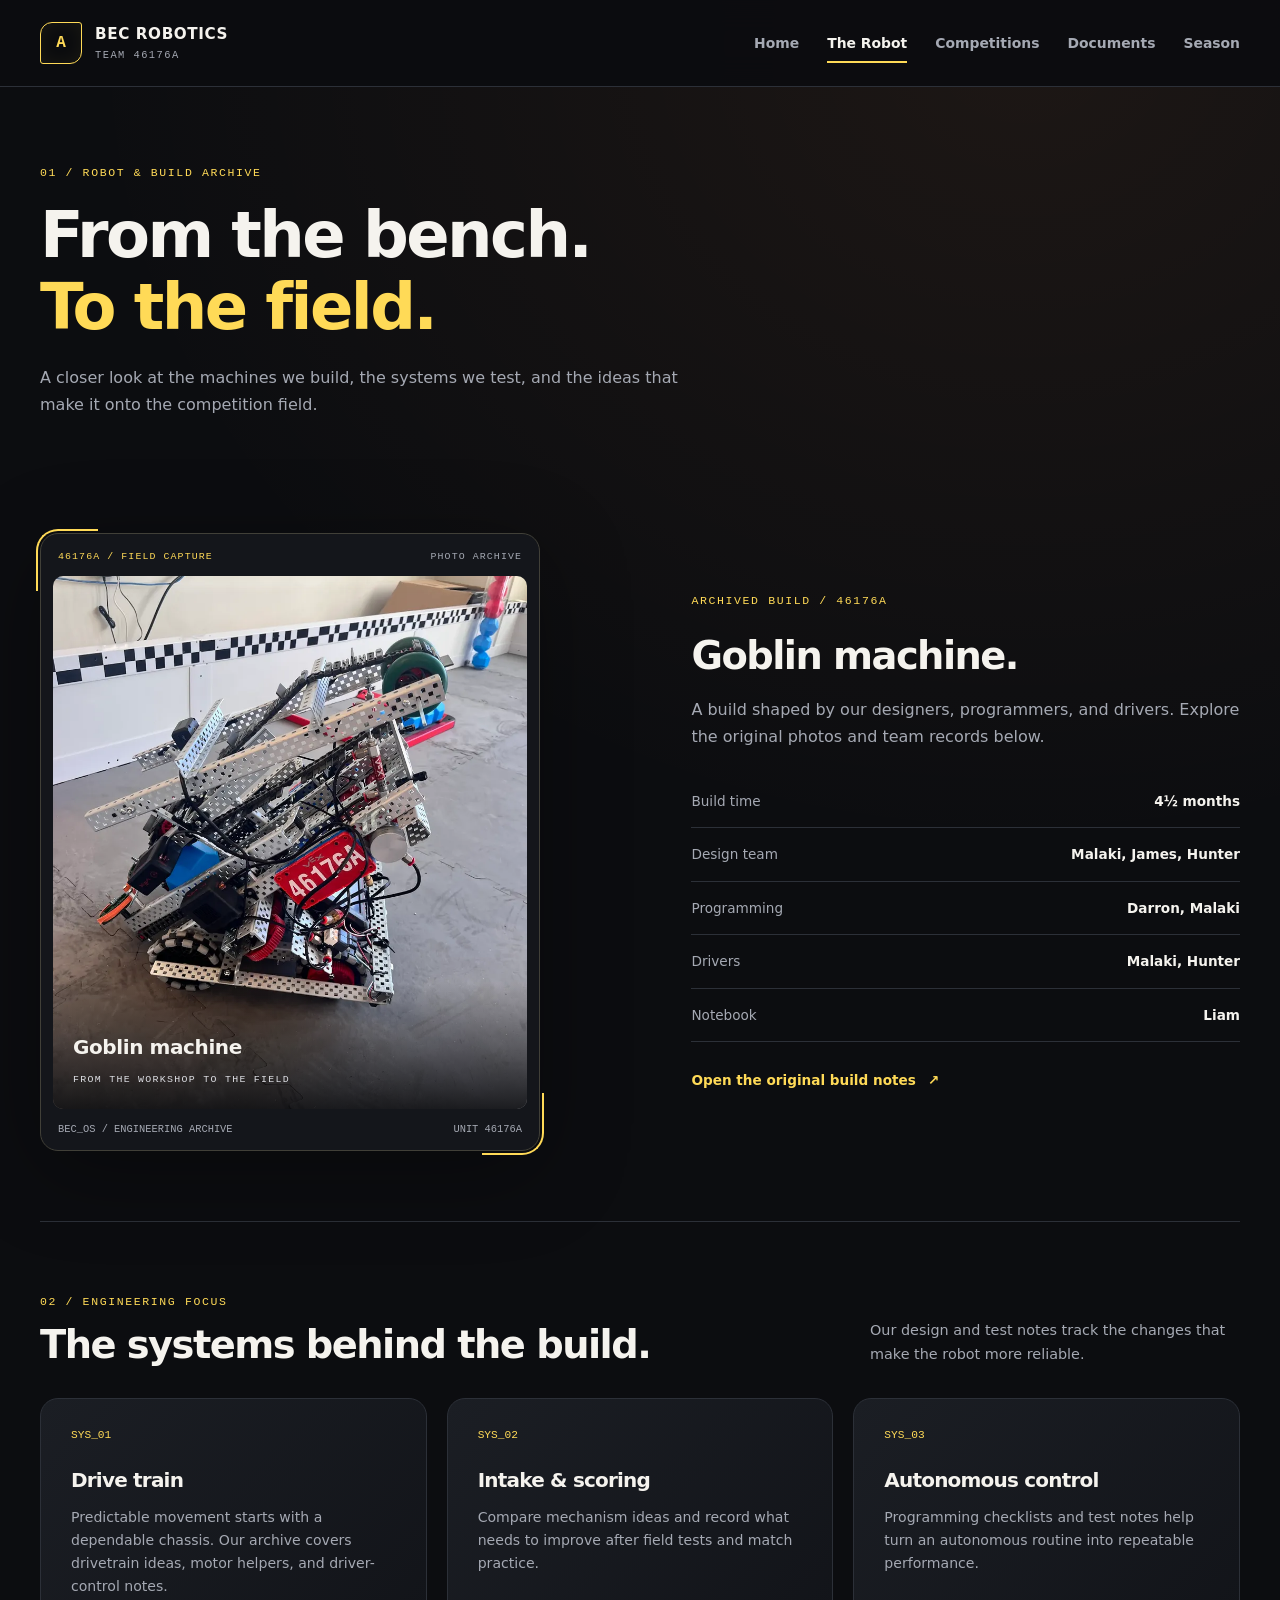
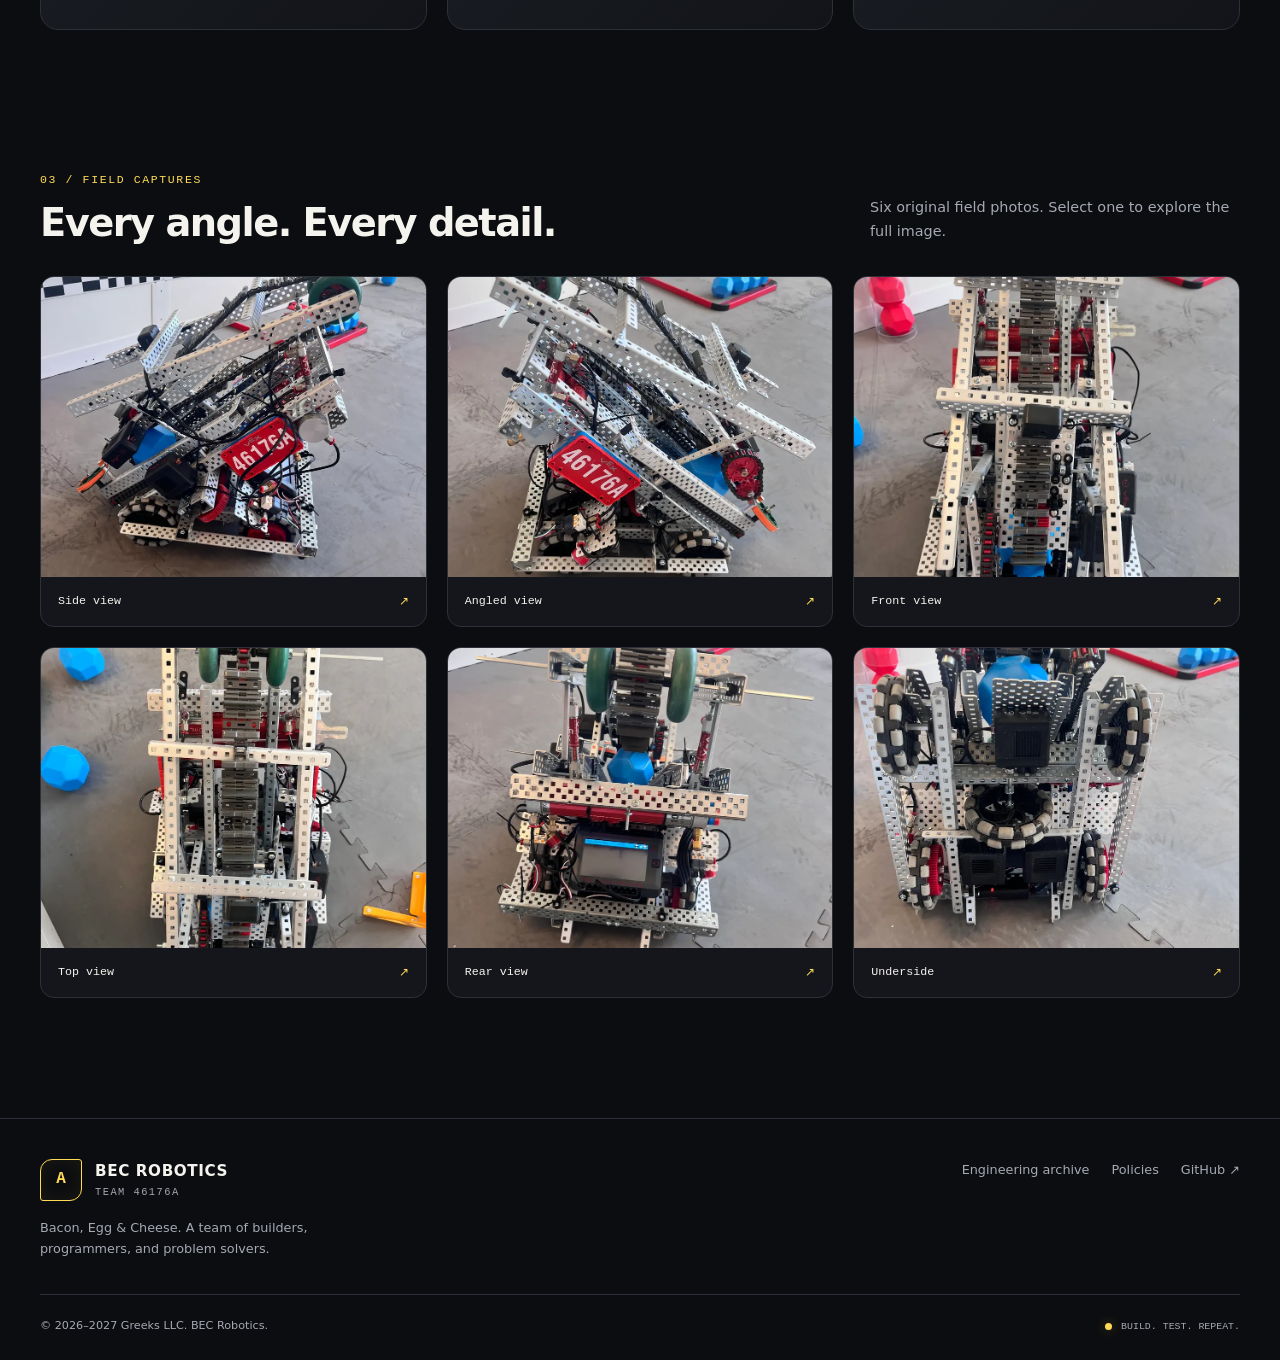
<file: robot.html>
<!DOCTYPE html>
<html lang="en">
<head>
    <meta charset="UTF-8">
    <meta name="viewport" content="width=device-width, initial-scale=1.0">
    <meta name="description" content="Explore the BEC Robotics robot archive, build notes, and six field photos of Goblin machine.">
    <meta name="theme-color" content="#0c0d10">
    <title>The Robot | BEC Robotics 46176A</title>
    <link rel="icon" href="assets/favicon.svg" type="image/svg+xml">
    <link rel="stylesheet" href="style.css?v=1.1.0">
    <script data-cfasync="false" src="script.js?v=1.1.0" defer></script>
</head>
<body>
    <a href="#content" class="skip-link">Skip to content</a>
    <header class="site-header">
        <nav class="navbar container" aria-label="Main navigation">
            <a class="logo" href="index.html" aria-label="BEC Robotics home"><span class="logo-mark" aria-hidden="true">A</span><span class="logo-text">BEC ROBOTICS<small>TEAM 46176A</small></span></a>
            <button class="menu-toggle" type="button" aria-expanded="false" aria-controls="nav-links"><span class="menu-icon" aria-hidden="true"></span> Menu</button>
            <ul id="nav-links" class="nav-links"><li><a href="index.html">Home</a></li><li><a href="robot.html" aria-current="page">The Robot</a></li><li><a href="comp.html">Competitions</a></li><li><a href="docs.html">Documents</a></li><li><a href="season.html">Season</a></li></ul>
        </nav>
    </header>
    <main id="content" class="container" tabindex="-1">

        <section class="page-hero page-enter"><div class="eyebrow">01 / ROBOT &amp; BUILD ARCHIVE</div><h1>From the bench.<br><span>To the field.</span></h1><p>A closer look at the machines we build, the systems we test, and the ideas that make it onto the competition field.</p></section>
        <section class="section robot-overview" aria-labelledby="robot-title">
            <div data-reveal><div class="robot-frame">
        <div class="frame-top"><span>46176A / FIELD CAPTURE</span><span>PHOTO ARCHIVE</span></div>
        <div class="frame-image"><img src="assets/robot-side.webp" alt="Goblin machine robot on the VEX competition field" width="900" height="1200" fetchpriority="high"><div class="scan-line" aria-hidden="true"></div><div class="frame-caption"><strong>Goblin machine</strong><span>FROM THE WORKSHOP TO THE FIELD</span></div></div>
        <div class="frame-bottom"><span>BEC_OS / ENGINEERING ARCHIVE</span><span>UNIT 46176A</span></div>
    </div></div>
            <div data-reveal="80"><div class="eyebrow">ARCHIVED BUILD / 46176A</div><h2 id="robot-title">Goblin machine.</h2><p>A build shaped by our designers, programmers, and drivers. Explore the original photos and team records below.</p>
                <dl class="spec-list"><div><dt>Build time</dt><dd>4½ months</dd></div><div><dt>Design team</dt><dd>Malaki, James, Hunter</dd></div><div><dt>Programming</dt><dd>Darron, Malaki</dd></div><div><dt>Drivers</dt><dd>Malaki, Hunter</dd></div><div><dt>Notebook</dt><dd>Liam</dd></div></dl>
                <a class="text-link" href="docs/2025-2026_robot.doc" target="_blank" rel="noopener noreferrer">Open the original build notes <span aria-hidden="true">↗</span></a>
            </div>
        </section>
        <section class="section divider" aria-labelledby="systems-title"><div class="section-heading" data-reveal><div><div class="eyebrow">02 / ENGINEERING FOCUS</div><h2 id="systems-title">The systems behind the build.</h2></div><p>Our design and test notes track the changes that make the robot more reliable.</p></div>
            <div class="specs-grid"><article class="spec-card" data-reveal><span class="card-number">SYS_01</span><h3>Drive train</h3><p>Predictable movement starts with a dependable chassis. Our archive covers drivetrain ideas, motor helpers, and driver-control notes.</p></article><article class="spec-card" data-reveal="70"><span class="card-number">SYS_02</span><h3>Intake &amp; scoring</h3><p>Compare mechanism ideas and record what needs to improve after field tests and match practice.</p></article><article class="spec-card" data-reveal="140"><span class="card-number">SYS_03</span><h3>Autonomous control</h3><p>Programming checklists and test notes help turn an autonomous routine into repeatable performance.</p></article></div>
        </section>
        <section id="gallery" class="section" aria-labelledby="gallery-title"><div class="section-heading" data-reveal><div><div class="eyebrow">03 / FIELD CAPTURES</div><h2 id="gallery-title">Every angle. Every detail.</h2></div><p>Six original field photos. Select one to explore the full image.</p></div><div id="robot-gallery" class="gallery-grid"><a class="gallery-item" href="docs/2025-02-22_Photo_Gobblin.Machine.Side.2.jpeg" data-caption="Side view" data-reveal="0"><div class="gallery-image"><img src="assets/robot-side.webp" alt="Goblin machine robot viewed from its left side" width="900" height="1200" loading="lazy" decoding="async"></div><div class="gallery-caption"><span>Side view</span><span aria-hidden="true">↗</span></div></a>
<a class="gallery-item" href="docs/2025-02-22_Photo_Gobblin.Machine.Side.1.jpeg" data-caption="Angled view" data-reveal="60"><div class="gallery-image"><img src="assets/robot-angle.webp" alt="Angled view of the robot chassis and scoring mechanism" width="900" height="1200" loading="lazy" decoding="async"></div><div class="gallery-caption"><span>Angled view</span><span aria-hidden="true">↗</span></div></a>
<a class="gallery-item" href="docs/2025-02-23_Photo_Gobblin.Machine.Front.jpeg" data-caption="Front view" data-reveal="120"><div class="gallery-image"><img src="assets/robot-front.webp" alt="Front view of the Goblin machine robot" width="900" height="1200" loading="lazy" decoding="async"></div><div class="gallery-caption"><span>Front view</span><span aria-hidden="true">↗</span></div></a>
<a class="gallery-item" href="docs/2025-02-22_Photo_Gobblin.Machine.Top.jpeg" data-caption="Top view" data-reveal="0"><div class="gallery-image"><img src="assets/robot-top.webp" alt="Top view showing robot motors, wiring, and frame" width="900" height="1200" loading="lazy" decoding="async"></div><div class="gallery-caption"><span>Top view</span><span aria-hidden="true">↗</span></div></a>
<a class="gallery-item" href="docs/2025-02-22_Photo_Gobblin.Machine.back.jpeg" data-caption="Rear view" data-reveal="60"><div class="gallery-image"><img src="assets/robot-back.webp" alt="Rear view of the Goblin machine robot" width="900" height="1200" loading="lazy" decoding="async"></div><div class="gallery-caption"><span>Rear view</span><span aria-hidden="true">↗</span></div></a>
<a class="gallery-item" href="docs/2025-02-24_Photo_Gobblin.Machine.Bottom.jpeg" data-caption="Underside" data-reveal="120"><div class="gallery-image"><img src="assets/robot-bottom.webp" alt="Robot underside showing drivetrain components" width="900" height="1200" loading="lazy" decoding="async"></div><div class="gallery-caption"><span>Underside</span><span aria-hidden="true">↗</span></div></a></div></section>

    </main>

    <dialog id="photo-dialog" aria-labelledby="photo-title">
        <div class="modal-top"><h2 id="photo-title">Robot photo</h2><button class="icon-button" data-close type="button" aria-label="Close photo viewer">×</button></div>
        <img id="lightbox-image" class="lightbox-image" alt="">
        <div class="lightbox-controls"><button class="icon-button" data-previous type="button" aria-label="Previous photo">←</button><p id="photo-position" aria-live="polite"></p><button class="icon-button" data-next type="button" aria-label="Next photo">→</button></div>
    </dialog>
    <footer class="site-footer">
        <div class="container">
            <div class="footer-top">
                <div><a class="logo" href="index.html" aria-label="BEC Robotics home"><span class="logo-mark" aria-hidden="true">A</span><span class="logo-text">BEC ROBOTICS<small>TEAM 46176A</small></span></a><p>Bacon, Egg &amp; Cheese. A team of builders, programmers, and problem solvers.</p></div>
                <div class="footer-links"><a href="docs.html">Engineering archive</a><a href="Legal/index.html">Policies</a><a href="https://github.com/Shelbyville-Robotics/46176A" target="_blank" rel="noopener noreferrer">GitHub <span aria-hidden="true">↗</span></a></div>
            </div>
            <div class="footer-bottom"><p>&copy; 2026–2027 Greeks LLC. BEC Robotics.</p><span class="footer-status"><span class="status-dot" aria-hidden="true"></span>BUILD. TEST. REPEAT.</span></div>
        </div>
    </footer>
</body>
</html>
</file>
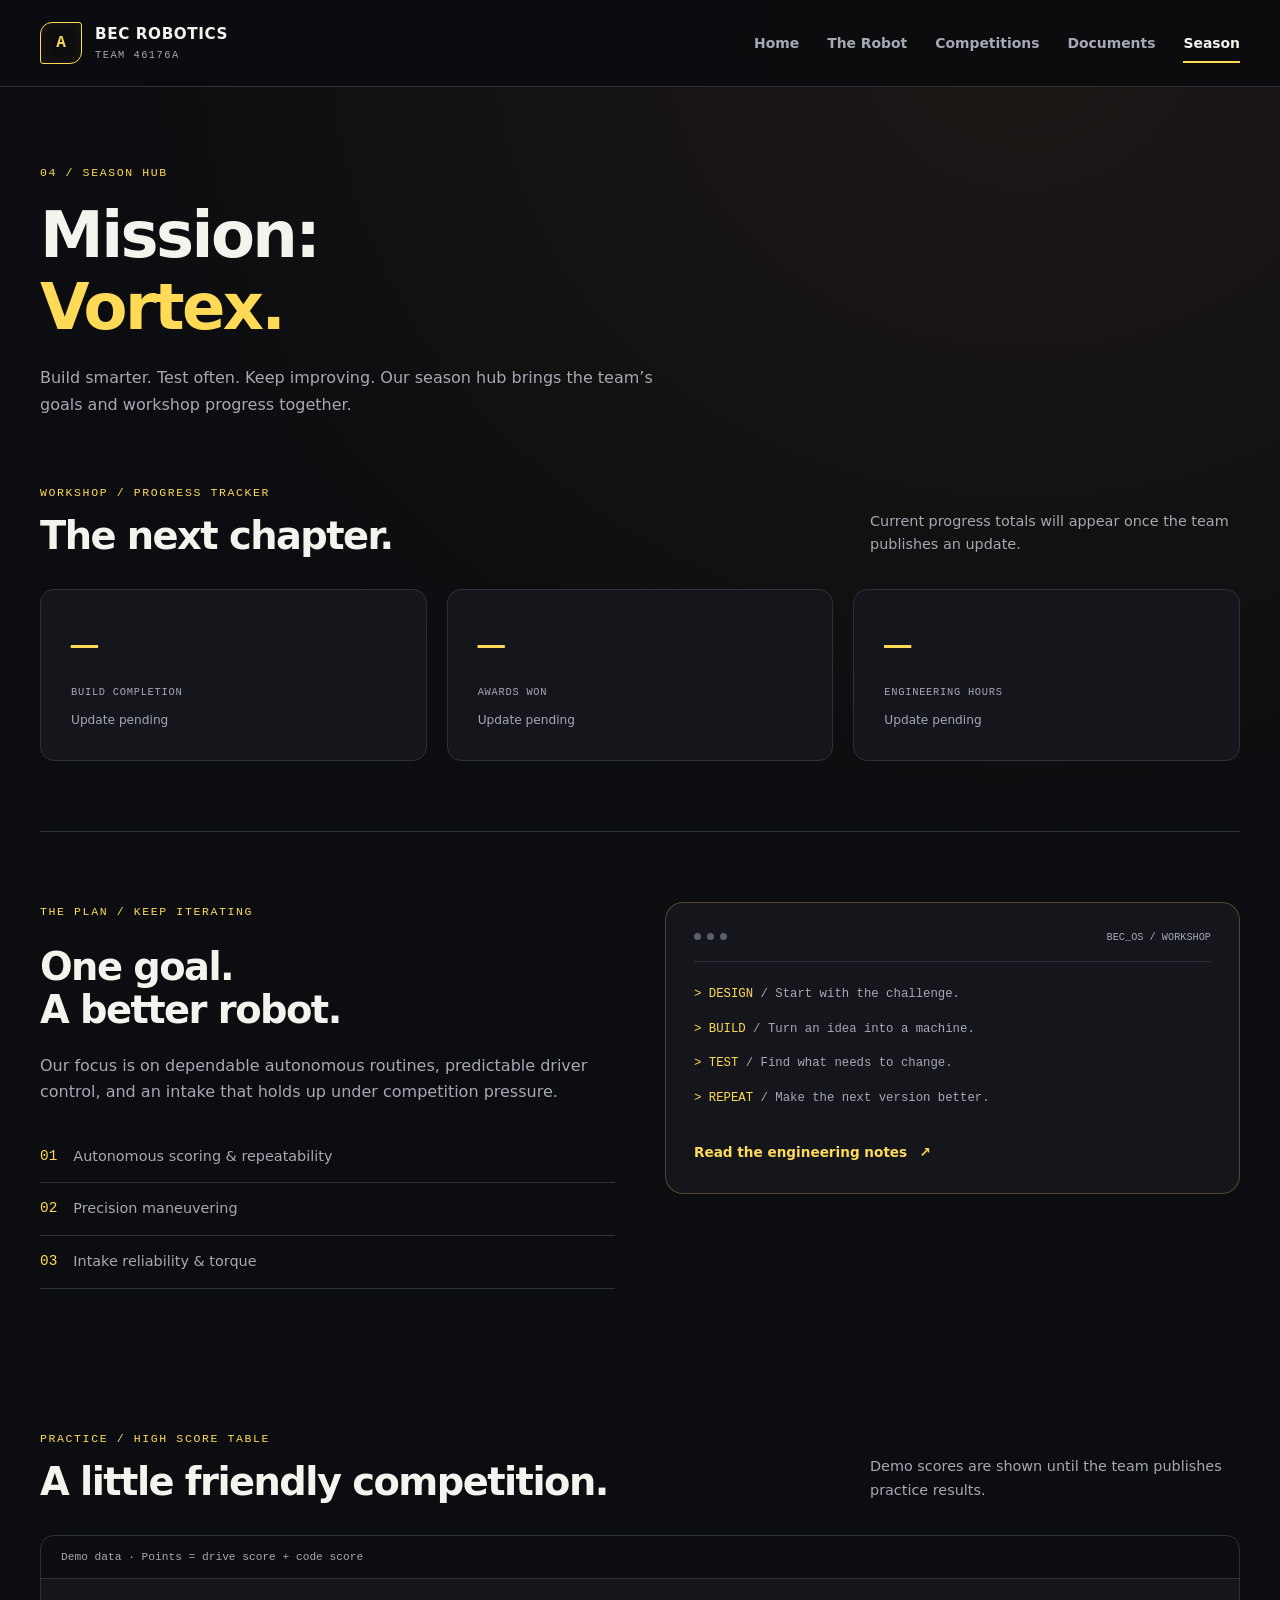
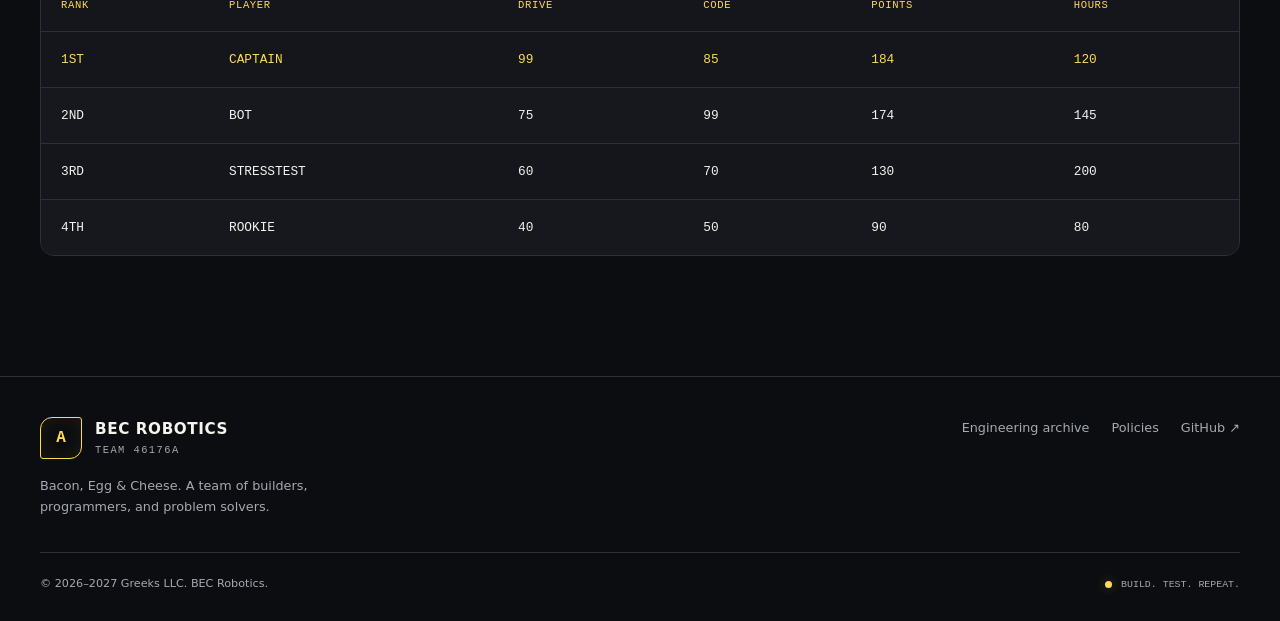
<file: season.html>
<!DOCTYPE html>
<html lang="en">
<head>
    <meta charset="UTF-8">
    <meta name="viewport" content="width=device-width, initial-scale=1.0">
    <meta name="description" content="Follow BEC Robotics season planning, engineering objectives, and practice scoreboard.">
    <meta name="theme-color" content="#0c0d10">
    <title>Season Hub | BEC Robotics 46176A</title>
    <link rel="icon" href="assets/favicon.svg" type="image/svg+xml">
    <link rel="stylesheet" href="style.css?v=1.1.0">
    <script data-cfasync="false" src="script.js?v=1.1.0" defer></script>
</head>
<body>
    <a href="#content" class="skip-link">Skip to content</a>
    <header class="site-header">
        <nav class="navbar container" aria-label="Main navigation">
            <a class="logo" href="index.html" aria-label="BEC Robotics home"><span class="logo-mark" aria-hidden="true">A</span><span class="logo-text">BEC ROBOTICS<small>TEAM 46176A</small></span></a>
            <button class="menu-toggle" type="button" aria-expanded="false" aria-controls="nav-links"><span class="menu-icon" aria-hidden="true"></span> Menu</button>
            <ul id="nav-links" class="nav-links"><li><a href="index.html">Home</a></li><li><a href="robot.html">The Robot</a></li><li><a href="comp.html">Competitions</a></li><li><a href="docs.html">Documents</a></li><li><a href="season.html" aria-current="page">Season</a></li></ul>
        </nav>
    </header>
    <main id="content" class="container" tabindex="-1">

        <section class="page-hero page-enter"><div class="eyebrow">04 / SEASON HUB</div><h1>Mission:<br><span>Vortex.</span></h1><p>Build smarter. Test often. Keep improving. Our season hub brings the team’s goals and workshop progress together.</p></section>
        <section class="section" style="padding-top: 20px" aria-labelledby="progress-title">
            <div class="section-heading" data-reveal><div><div class="eyebrow">WORKSHOP / PROGRESS TRACKER</div><h2 id="progress-title">The next chapter.</h2></div><p>Current progress totals will appear once the team publishes an update.</p></div>
            <div class="stats-grid"><div class="stat-card" data-reveal><span class="stat-value">—</span><span class="stat-label">Build completion</span><p>Update pending</p></div><div class="stat-card" data-reveal="60"><span class="stat-value">—</span><span class="stat-label">Awards won</span><p>Update pending</p></div><div class="stat-card" data-reveal="120"><span class="stat-value">—</span><span class="stat-label">Engineering hours</span><p>Update pending</p></div></div>
        </section>
        <section class="section divider season-content" aria-labelledby="objective-title">
            <div data-reveal><div class="eyebrow">THE PLAN / KEEP ITERATING</div><h2 id="objective-title">One goal.<br>A better robot.</h2><p>Our focus is on dependable autonomous routines, predictable driver control, and an intake that holds up under competition pressure.</p><ul class="objective-list"><li><span>01</span>Autonomous scoring &amp; repeatability</li><li><span>02</span>Precision maneuvering</li><li><span>03</span>Intake reliability &amp; torque</li></ul></div>
            <aside class="terminal-card" data-reveal="80" aria-label="Team workflow"><div class="terminal-top" aria-hidden="true"><i></i><i></i><i></i><span>BEC_OS / WORKSHOP</span></div><div class="terminal-lines"><p><b>&gt; DESIGN</b> / Start with the challenge.</p><p><b>&gt; BUILD</b> / Turn an idea into a machine.</p><p><b>&gt; TEST</b> / Find what needs to change.</p><p><b>&gt; REPEAT</b> / Make the next version better.</p></div><a href="docs.html" class="text-link">Read the engineering notes <span aria-hidden="true">↗</span></a></aside>
        </section>
        <section class="section" aria-labelledby="scores-title"><div class="section-heading" data-reveal><div><div class="eyebrow">PRACTICE / HIGH SCORE TABLE</div><h2 id="scores-title">A little friendly competition.</h2></div><p>Demo scores are shown until the team publishes practice results.</p></div>
            <div class="table-container" tabindex="0" role="region" aria-label="Practice scoreboard, scroll horizontally on small screens">
                <table class="score-table"><caption>Demo data · Points = drive score + code score</caption><thead><tr><th scope="col">RANK</th><th scope="col">PLAYER</th><th scope="col">DRIVE</th><th scope="col">CODE</th><th scope="col">POINTS</th><th scope="col">HOURS</th></tr></thead><tbody id="leaderboard-body"><tr class="highlight"><td>1ST</td><td>CAPTAIN</td><td>99</td><td>85</td><td>184</td><td>120</td></tr><tr><td>2ND</td><td>BOT</td><td>75</td><td>99</td><td>174</td><td>145</td></tr><tr><td>3RD</td><td>STRESSTEST</td><td>60</td><td>70</td><td>130</td><td>200</td></tr><tr><td>4TH</td><td>ROOKIE</td><td>40</td><td>50</td><td>90</td><td>80</td></tr></tbody></table>
            </div>
        </section>
    </main>

    <footer class="site-footer">
        <div class="container">
            <div class="footer-top">
                <div><a class="logo" href="index.html" aria-label="BEC Robotics home"><span class="logo-mark" aria-hidden="true">A</span><span class="logo-text">BEC ROBOTICS<small>TEAM 46176A</small></span></a><p>Bacon, Egg &amp; Cheese. A team of builders, programmers, and problem solvers.</p></div>
                <div class="footer-links"><a href="docs.html">Engineering archive</a><a href="Legal/index.html">Policies</a><a href="https://github.com/Shelbyville-Robotics/46176A" target="_blank" rel="noopener noreferrer">GitHub <span aria-hidden="true">↗</span></a></div>
            </div>
            <div class="footer-bottom"><p>&copy; 2026–2027 Greeks LLC. BEC Robotics.</p><span class="footer-status"><span class="status-dot" aria-hidden="true"></span>BUILD. TEST. REPEAT.</span></div>
        </div>
    </footer>
</body>
</html>
</file>
<file: style.css>
:root { color-scheme: dark; --bg: #0c0d10; --surface: #14161b; --primary: #ffda57; --secondary: #ff9b54; --text: #f5f3ee; --muted: #a5a9b3; --line: #2c3038; --radius: 18px; --mono: ui-monospace, SFMono-Regular, Consolas, monospace; }
* { box-sizing: border-box; }
html { scroll-behavior: smooth; scroll-padding-top: 110px; }
body { margin: 0; background: var(--bg); color: var(--text); font-family: system-ui, -apple-system, BlinkMacSystemFont, "Segoe UI", sans-serif; line-height: 1.65; }
body::before { content: ""; position: absolute; inset: 0 0 auto; height: 920px; z-index: -1; background: radial-gradient(ellipse at 80% 5%, #ff9b5412, transparent 65%); pointer-events: none; }
a { color: inherit; text-decoration: none; }
button, input, select { font: inherit; }
button, select { cursor: pointer; }
button { color: inherit; }
img { display: block; max-width: 100%; height: auto; }
h1, h2, h3, p { margin: 0; }
h1, h2, h3 { line-height: 1.12; letter-spacing: -.04em; text-wrap: balance; }
h1 { font-size: clamp(2.6rem, 5.4vw, 5.4rem); font-weight: 800; }
h2 { font-size: clamp(1.8rem, 3vw, 2.8rem); }
h3 { font-size: 1.25rem; }
p { color: var(--muted); }
::selection { background: var(--primary); color: var(--bg); }
:focus-visible { outline: 3px solid var(--primary); outline-offset: 5px; }
[hidden] { display: none !important; }
.container { width: min(1200px, calc(100% - 64px)); margin-inline: auto; }
.section { padding-block: 70px; }
.skip-link { position: fixed; top: 10px; left: 16px; z-index: 100; padding: 10px 18px; background: var(--primary); color: var(--bg); border-radius: 8px; transform: translateY(-160%); }
.skip-link:focus { transform: none; }
.site-header { position: sticky; top: 0; z-index: 20; background: #0c0d10f5; border-bottom: 1px solid var(--line); backdrop-filter: blur(16px); }
.navbar { min-height: 86px; display: flex; align-items: center; justify-content: space-between; gap: 24px; }
.logo { display: inline-flex; align-items: center; gap: 13px; flex-shrink: 0; }
.logo-mark { display: grid; place-items: center; width: 42px; height: 42px; border: 1px solid var(--primary); border-radius: 12px 3px; font-family: var(--mono); font-weight: 800; color: var(--primary); box-shadow: inset 0 0 18px #ffda5710; }
.logo-text { display: flex; flex-direction: column; line-height: 1.3; font-size: .95rem; font-weight: 800; letter-spacing: .04em; }
.logo-text small { font: .65rem var(--mono); color: var(--muted); letter-spacing: .14em; margin-top: 4px; }
.nav-links { display: flex; list-style: none; align-items: center; gap: 28px; margin: 0; padding: 0; }
.nav-links a { display: block; position: relative; color: var(--muted); font-size: .87rem; font-weight: 600; padding-block: 12px; transition: color .2s; }
.nav-links a::after { content: ""; position: absolute; bottom: 3px; left: 0; width: 100%; height: 2px; background: var(--primary); transform: scaleX(0); transform-origin: left; transition: transform .25s; }
.nav-links a:hover, .nav-links a[aria-current] { color: var(--text); }
.nav-links a:hover::after, .nav-links a[aria-current]::after { transform: scaleX(1); }
.menu-toggle { display: none; align-items: center; gap: 8px; border: 1px solid var(--line); background: var(--surface); padding: 8px 12px; border-radius: 8px; font-size: .85rem; }
.menu-icon { width: 17px; height: 12px; border-block: 2px solid currentColor; position: relative; }
.menu-icon::before { content: ""; position: absolute; top: 4px; width: 100%; border-top: 2px solid currentColor; }
.eyebrow, .mono { font-family: var(--mono); }
.eyebrow { display: flex; align-items: center; gap: 10px; color: var(--primary); font-size: .72rem; letter-spacing: .14em; text-transform: uppercase; margin-bottom: 24px; }
.status-dot { width: 7px; height: 7px; flex-shrink: 0; border-radius: 50%; background: var(--primary); box-shadow: 0 0 12px #ffda5750; }
.hero { display: grid; grid-template-columns: 1.14fr 1fr; gap: 74px; align-items: center; padding-block: 68px 76px; }
.hero h1 span, .page-hero h1 span { color: var(--primary); }
.hero-copy > p { max-width: 470px; margin-top: 26px; font-size: 1.02rem; }
.hero-actions { display: flex; flex-wrap: wrap; gap: 12px; margin-top: 32px; }
.button { display: inline-flex; align-items: center; justify-content: center; gap: 20px; min-height: 48px; padding: 12px 21px; border: 1px solid var(--primary); border-radius: 8px; background: var(--primary); color: #15140e; font-size: .85rem; font-weight: 750; transition: transform .25s, box-shadow .25s, background .25s; }
.button:hover { transform: translateY(-3px); box-shadow: 0 8px 30px #ffda5722; }
.button.secondary { background: transparent; border-color: #414650; color: var(--text); }
.button.secondary:hover { border-color: var(--primary); }
.text-link { color: var(--primary); display: inline-flex; align-items: center; gap: 12px; font-size: .85rem; font-weight: 650; }
.text-link:hover { text-decoration: underline; text-underline-offset: 5px; }
.hero-meta { display: flex; flex-wrap: wrap; gap: 20px; margin-top: 36px; padding-top: 22px; border-top: 1px solid var(--line); font: .65rem var(--mono); letter-spacing: .12em; color: var(--muted); }
.robot-frame { position: relative; padding: 12px; background: var(--surface); border: 1px solid #414038; border-radius: var(--radius); box-shadow: 0 20px 90px #0005; }
.robot-frame::before, .robot-frame::after { content: ""; position: absolute; width: 60px; height: 60px; pointer-events: none; border-color: var(--primary); border-style: solid; z-index: 2; }
.robot-frame::before { top: -5px; left: -5px; border-width: 2px 0 0 2px; border-radius: 22px 0 0; }
.robot-frame::after { bottom: -5px; right: -5px; border-width: 0 2px 2px 0; border-radius: 0 0 22px; }
.frame-top { display: flex; justify-content: space-between; gap: 12px; padding: 5px 5px 14px; font: .62rem var(--mono); letter-spacing: .11em; color: var(--muted); }
.frame-top span:first-child { color: var(--primary); }
.frame-image { position: relative; overflow: hidden; border-radius: 10px; background: #26282e; }
.frame-image img { width: 100%; aspect-ratio: 4 / 4.5; object-fit: cover; }
.scan-line { position: absolute; width: 100%; height: 1px; top: -2%; background: #ffda57b0; box-shadow: 0 0 25px 4px #ffda5725; pointer-events: none; animation: scan 5s ease-in-out 2; }
.frame-caption { position: absolute; inset: auto 0 0; padding: 48px 20px 19px; background: linear-gradient(transparent, #090a0ddd); }
.frame-caption strong { display: block; font-size: 1.25rem; letter-spacing: -.02em; }
.frame-caption span { font: .62rem var(--mono); letter-spacing: .13em; color: #dedfe4; }
.frame-bottom { display: flex; align-items: center; justify-content: space-between; padding: 14px 5px 3px; font: .65rem var(--mono); color: var(--muted); }
.frame-bottom button { padding: 0; color: var(--primary); font: inherit; background: none; border: none; text-decoration: underline; text-underline-offset: 4px; }
.section-heading { display: flex; align-items: flex-end; justify-content: space-between; gap: 24px; margin-bottom: 32px; }
.section-heading .eyebrow { margin-bottom: 12px; }
.section-heading > p { max-width: 370px; font-size: .9rem; }
.divider { border-top: 1px solid var(--line); }
.feature-grid, .specs-grid { display: grid; grid-template-columns: repeat(3, minmax(0, 1fr)); gap: 20px; }
.feature-card, .spec-card { position: relative; display: block; padding: 30px; border: 1px solid var(--line); border-radius: var(--radius); background: linear-gradient(135deg, #1b1e24, #121419); transition: transform .3s, border-color .3s, box-shadow .3s; }
.feature-card:hover, .spec-card:hover { transform: translateY(-5px); border-color: #ffda5780; box-shadow: 0 14px 40px #0003; }
.card-number { display: block; font: .7rem var(--mono); color: var(--primary); margin-bottom: 28px; }
.feature-card p, .spec-card p { font-size: .88rem; margin-top: 14px; }
.feature-card .card-arrow { display: block; color: var(--primary); margin-top: 25px; transition: transform .25s; }
.feature-card:hover .card-arrow { transform: translateX(7px); }
.team-grid { display: grid; grid-template-columns: repeat(5, minmax(0, 1fr)); gap: 16px; }
.member-card { border: 1px solid var(--line); border-radius: 14px; background: var(--surface); overflow: hidden; transition: transform .3s, border-color .3s; }
.member-card:hover { transform: translateY(-5px); border-color: #ffda5780; }
.member-image { height: 150px; display: grid; place-items: center; background: #e9e4da; overflow: hidden; }
.member-image img { height: 110px; width: 110px; object-fit: contain; transition: transform .4s; mix-blend-mode: multiply; }
.member-card:hover img { transform: rotate(-5deg) scale(1.08); }
.member-info { padding: 20px 16px; }
.member-info h3 { font-size: 1.02rem; letter-spacing: -.02em; }
.role { font: .62rem/1.7 var(--mono); color: var(--primary); margin-block: 10px 13px; text-transform: uppercase; letter-spacing: .03em; }
.bio { font-size: .8rem; line-height: 1.65; }
.workshop-banner { display: flex; flex-wrap: wrap; justify-content: space-between; align-items: center; gap: 22px; padding: 35px; border: 1px solid #ffda5730; border-radius: var(--radius); background: linear-gradient(110deg, #ffda570a, #ff9b5404); }
.workshop-banner h2 { font-size: 1.65rem; }
.workshop-banner p { margin-top: 8px; font-size: .9rem; }
.page-hero { padding-block: 76px 45px; max-width: 860px; }
.page-hero h1 { font-size: clamp(2.8rem, 5vw, 4.6rem); }
.page-hero > p { margin-top: 22px; max-width: 650px; }
.page-hero .eyebrow { margin-bottom: 18px; }
.robot-overview { display: grid; grid-template-columns: 1.1fr 1fr; gap: 48px; align-items: center; }
.robot-overview .robot-frame { max-width: 500px; }
.robot-overview h2 { margin-bottom: 20px; }
.spec-list { margin: 25px 0; }
.spec-list > div { display: flex; justify-content: space-between; gap: 24px; padding-block: 15px; border-bottom: 1px solid var(--line); }
.spec-list dt { color: var(--muted); font-size: .85rem; }
.spec-list dd { margin: 0; font-size: .85rem; font-weight: 600; text-align: right; }
.note { padding: 16px 20px; background: #ffda5707; border-left: 2px solid var(--primary); color: var(--muted); font-size: .85rem; }
.gallery-grid { display: grid; grid-template-columns: repeat(3, minmax(0, 1fr)); gap: 20px; }
.gallery-item { display: block; border: 1px solid var(--line); border-radius: 14px; overflow: hidden; background: var(--surface); }
.gallery-image { overflow: hidden; }
.gallery-item img { width: 100%; height: 300px; object-fit: cover; transition: transform .5s, filter .5s; }
.gallery-item:hover img { transform: scale(1.04); filter: brightness(1.08); }
.gallery-caption { display: flex; justify-content: space-between; padding: 17px; font: .73rem var(--mono); }
.gallery-caption span:last-child { color: var(--primary); }
.archive-toolbar { display: grid; grid-template-columns: 1fr auto auto; gap: 14px; margin-block: 10px 24px; }
.field-label { display: block; font: .67rem var(--mono); color: var(--muted); margin-bottom: 8px; letter-spacing: .07em; }
input, select { width: 100%; min-height: 49px; padding: 12px 15px; border: 1px solid #414650; border-radius: 8px; background: var(--surface); color: var(--text); font-size: .88rem; }
input::placeholder { color: #a0a4ae; }
.filter-control { min-width: 170px; }
.archive-summary { display: flex; flex-wrap: wrap; gap: 15px; justify-content: space-between; align-items: center; margin-bottom: 25px; font-size: .85rem; }
.archive-summary button { border: 0; background: none; color: var(--primary); font-size: .85rem; text-decoration: underline; text-underline-offset: 4px; }
.archive-summary button:disabled { color: var(--muted); cursor: default; text-decoration: none; }
.docs-grid { display: grid; grid-template-columns: repeat(2, minmax(0, 1fr)); gap: 14px; }
.doc-card { display: flex; align-items: center; gap: 16px; min-width: 0; padding: 24px; border: 1px solid var(--line); border-radius: 12px; background: var(--surface); transition: border-color .25s, background .25s; }
.doc-card:hover { border-color: #ffda5770; background: #1b1e24; }
.doc-icon { display: grid; place-items: center; width: 44px; height: 46px; border: 1px solid #ffda5740; color: var(--primary); font: .62rem var(--mono); flex-shrink: 0; border-radius: 8px; }
.doc-info { flex: 1; min-width: 0; }
.doc-info h3 { font-size: .95rem; line-height: 1.45; letter-spacing: 0; overflow-wrap: anywhere; }
.doc-category { display: block; color: var(--primary); font: .62rem var(--mono); text-transform: uppercase; letter-spacing: .07em; margin-bottom: 6px; }
.doc-meta { display: flex; flex-wrap: wrap; gap: 12px; color: var(--muted); font: .65rem var(--mono); margin-top: 10px; }
.download-link { padding: 9px 13px; border: 1px solid #414650; border-radius: 6px; font-size: .75rem; flex-shrink: 0; }
.download-link:hover { color: var(--primary); border-color: var(--primary); }
.no-results { padding: 45px 20px; border: 1px dashed #414650; border-radius: 12px; text-align: center; margin-top: 20px; }
.timeline { position: relative; padding-left: 30px; border-left: 1px solid #ffda5740; margin-left: 8px; }
.timeline-item { position: relative; margin-bottom: 24px; display: grid; grid-template-columns: 160px 1fr; gap: 30px; align-items: start; }
.timeline-item::before { content: ""; position: absolute; width: 9px; height: 9px; top: 31px; left: -35px; background: var(--primary); border: 3px solid var(--bg); box-sizing: content-box; border-radius: 50%; }
.timeline-date { padding-top: 28px; font: .74rem/1.7 var(--mono); color: var(--primary); }
.timeline-date small { display: block; color: var(--muted); font-size: .7rem; }
.timeline-content { padding: 27px; background: var(--surface); border: 1px solid var(--line); border-radius: 14px; }
.timeline-content p { font-size: .9rem; margin-top: 12px; }
.event-head { display: flex; flex-wrap: wrap; justify-content: space-between; align-items: center; gap: 15px; }
.status-tag { font: .62rem var(--mono); padding: 7px 10px; border: 1px solid #485244; background: #32402622; color: #c1ddb1; border-radius: 20px; letter-spacing: .02em; }
.status-tag.pending { border-color: #61563a; color: #ead48b; background: #ffda5708; }
.stats-grid { display: grid; grid-template-columns: repeat(3, minmax(0, 1fr)); gap: 20px; }
.stat-card { padding: 30px; border: 1px solid var(--line); background: var(--surface); border-radius: 14px; }
.stat-value { display: block; font: 2.8rem var(--mono); color: var(--primary); line-height: 1.2; }
.stat-label { display: block; color: var(--muted); font: .65rem var(--mono); text-transform: uppercase; letter-spacing: .07em; margin-top: 12px; }
.stat-card p { font-size: .76rem; margin-top: 12px; }
.season-content { display: grid; grid-template-columns: 1fr 1fr; gap: 50px; align-items: start; }
.season-content h2 { margin-bottom: 22px; }
.objective-list { padding: 0; margin: 25px 0 0; list-style: none; }
.objective-list li { padding: 14px 0; border-bottom: 1px solid var(--line); display: flex; gap: 16px; color: var(--muted); font-size: .9rem; }
.objective-list li span { color: var(--primary); font-family: var(--mono); }
.terminal-card { padding: 28px; background: var(--surface); border: 1px solid #ffda5740; border-radius: var(--radius); position: relative; overflow: hidden; }
.terminal-top { display: flex; align-items: center; gap: 6px; border-bottom: 1px solid var(--line); padding-bottom: 18px; margin-bottom: 23px; }
.terminal-top i { width: 7px; height: 7px; background: #5b5f68; border-radius: 50%; }
.terminal-top span { margin-left: auto; color: var(--muted); font: .64rem var(--mono); }
.terminal-lines { display: grid; gap: 15px; font: .77rem/1.6 var(--mono); }
.terminal-lines p { color: var(--muted); }
.terminal-lines b { color: var(--primary); font-weight: 400; }
.terminal-card .text-link { margin-top: 32px; }
.table-container { width: 100%; overflow-x: auto; border: 1px solid var(--line); border-radius: 14px; }
.score-table { width: 100%; border-collapse: collapse; min-width: 570px; font: .8rem var(--mono); background: var(--surface); }
.score-table caption { padding: 15px 20px; text-align: left; color: var(--muted); font-size: .7rem; border-bottom: 1px solid var(--line); }
.score-table th { text-align: left; color: var(--primary); font-size: .66rem; letter-spacing: .06em; font-weight: 500; }
.score-table th, .score-table td { padding: 20px; border-bottom: 1px solid var(--line); }
.score-table tbody tr:last-child td { border: 0; }
.score-table tbody tr:nth-child(2n) { background: #ffffff02; }
.score-table .highlight { color: var(--primary); }
.site-footer { margin-top: 50px; border-top: 1px solid var(--line); padding-block: 40px 26px; }
.footer-top { display: flex; flex-wrap: wrap; align-items: flex-start; justify-content: space-between; gap: 30px; margin-bottom: 35px; }
.footer-top p { margin-top: 16px; font-size: .8rem; max-width: 330px; }
.footer-links { display: flex; flex-wrap: wrap; gap: 22px; font-size: .8rem; color: var(--muted); }
.footer-links a:hover { color: var(--primary); }
.footer-bottom { display: flex; flex-wrap: wrap; justify-content: space-between; gap: 14px; border-top: 1px solid var(--line); padding-top: 22px; }
.footer-bottom p { font-size: .7rem; }
.footer-status { display: flex; align-items: center; gap: 9px; color: var(--muted); font: .62rem var(--mono); }
.policy-grid { display: grid; grid-template-columns: repeat(2, minmax(0, 1fr)); gap: 20px; }
.policy-card { display: block; padding: 30px; border: 1px solid var(--line); border-radius: var(--radius); background: var(--surface); transition: border-color .2s; }
.policy-card:hover { border-color: var(--primary); }
.policy-card p { font-size: .85rem; margin-top: 13px; }
.policy-card .text-link { margin-top: 24px; }
dialog { color: var(--text); background: var(--bg); border: 1px solid #4c4940; padding: 0; border-radius: 18px; max-width: min(900px, calc(100% - 32px)); max-height: calc(100dvh - 40px); }
dialog::backdrop { background: #000c; backdrop-filter: blur(8px); }
body:has(dialog[open]) { overflow: hidden; }
.modal-top { display: flex; align-items: center; justify-content: space-between; gap: 20px; padding: 18px 22px; border-bottom: 1px solid var(--line); }
.modal-top h2 { font-size: 1.1rem; letter-spacing: -.02em; }
.icon-button { width: 40px; height: 40px; display: grid; place-items: center; border: 1px solid #414650; border-radius: 8px; background: var(--surface); font-size: 1.5rem; }
.icon-button:hover { color: var(--primary); border-color: var(--primary); }
.lightbox-image { max-height: calc(100dvh - 210px); width: 100%; object-fit: contain; padding: 16px; }
.lightbox-controls { display: flex; gap: 14px; justify-content: space-between; align-items: center; padding: 0 22px 20px; }
.lightbox-controls p { font: .7rem var(--mono); }
.lightbox-controls button { font-size: 1.1rem; }
.boot-dialog { width: 550px; }
.boot-body { padding: 26px; }
.boot-body .terminal-lines { margin-bottom: 24px; min-height: 120px; }
.boot-body .button { width: 100%; }
.boot-line { animation: boot-line .45s both; animation-delay: var(--delay, 0ms); }
.page-enter { animation: page-enter .65s cubic-bezier(.2,.7,.3,1) both; }
/* Content stays visible without JavaScript or optional animation APIs. */
.reveal-pending:not(.is-visible) { opacity: 0; transform: translateY(22px); }
.reveal { transition: opacity .6s ease, transform .6s cubic-bezier(.2,.7,.3,1); transition-delay: var(--reveal-delay, 0ms); }
.reveal-pending.is-visible { opacity: 1; }
@keyframes page-enter { from { opacity: 0; transform: translateY(12px); } to { opacity: 1; transform: none; } }
@keyframes scan { 0% { transform: translateY(0); opacity: 0; } 12% { opacity: .8; } 85% { opacity: .8; } 100% { transform: translateY(600px); opacity: 0; } }
@keyframes boot-line { from { opacity: 0; transform: translateX(-5px); } to { opacity: 1; transform: none; } }
@media (max-width: 1050px) {
    .hero { gap: 35px; }
    .nav-links { gap: 18px; }
    .team-grid { grid-template-columns: repeat(3, minmax(0, 1fr)); }
    .feature-card, .spec-card { padding: 24px; }
}
@media (max-width: 760px) {
    .container { width: calc(100% - 40px); }
    .navbar { min-height: 75px; flex-wrap: wrap; gap: 0; padding-block: 15px; }
    .logo-text { font-size: .8rem; }
    .logo-text small { font-size: .58rem; }
    .logo-mark { width: 36px; height: 36px; }
    .nav-links { width: 100%; padding-top: 18px; gap: 5px; justify-content: space-between; flex-wrap: wrap; }
    .nav-links a { font-size: .75rem; }
    .nav-enhanced .menu-toggle { display: flex; }
    .nav-enhanced .nav-links { display: none; }
    .nav-enhanced .nav-links.is-open { display: flex; }
    .hero { grid-template-columns: 1fr; gap: 45px; padding-block: 48px 50px; }
    .hero h1 { max-width: 600px; font-size: clamp(2.8rem, 8vw, 4.6rem); }
    .hero .robot-frame { width: min(100%, 460px); margin-inline: auto; }
    .frame-image img { aspect-ratio: 4 / 4; }
    .section { padding-block: 45px; }
    .section-heading { align-items: flex-start; flex-direction: column; gap: 18px; }
    .feature-grid, .specs-grid { grid-template-columns: 1fr; }
    .feature-card .card-number { margin-bottom: 20px; }
    .team-grid { grid-template-columns: repeat(2, minmax(0, 1fr)); }
    .page-hero { padding-block: 50px 30px; }
    .page-hero h1 { font-size: clamp(2.5rem, 9vw, 3.8rem); }
    .robot-overview, .season-content { grid-template-columns: 1fr; gap: 35px; }
    .robot-overview .robot-frame { width: 100%; margin-inline: auto; }
    .gallery-grid { grid-template-columns: repeat(2, minmax(0, 1fr)); gap: 14px; }
    .gallery-item img { height: 240px; }
    .archive-toolbar { grid-template-columns: 1fr 1fr; }
    .archive-toolbar > :first-child { grid-column: 1 / -1; }
    .filter-control { min-width: 0; }
    .docs-grid { grid-template-columns: 1fr; }
    .timeline-item { grid-template-columns: 1fr; gap: 12px; }
    .timeline-date { padding-top: 20px; }
    .timeline-date small { display: inline; margin-left: 10px; }
    .timeline-content { padding: 22px; }
    .stats-grid { gap: 12px; }
    .stat-card { padding: 22px 16px; }
    .stat-value { font-size: 2.1rem; }
    .stat-label { font-size: .6rem; line-height: 1.65; }
    .workshop-banner { padding: 26px; }
    .site-footer { margin-top: 25px; }
    .footer-top { flex-direction: column; }
    .footer-links { gap: 18px; }
    .policy-grid { grid-template-columns: 1fr; }
}
@media (max-width: 400px) {
    .container { width: calc(100% - 32px); }
    .logo { gap: 9px; }
    .hero-actions .button { width: 100%; }
    .member-info { padding: 17px 12px; }
    .member-info h3 { font-size: .92rem; }
    .doc-card { padding: 17px 14px; gap: 12px; }
    .doc-icon { display: none; }
    .gallery-item img { height: 190px; }
    .gallery-caption { font-size: .64rem; padding: 13px; }
    .stats-grid { grid-template-columns: 1fr; }
}
@media (prefers-reduced-motion: reduce) {
    html { scroll-behavior: auto; }
    *, *::before, *::after { animation: none !important; transition: none !important; }
    .reveal-pending { opacity: 1; transform: none; }
    .scan-line { display: none; }
}
</file>
